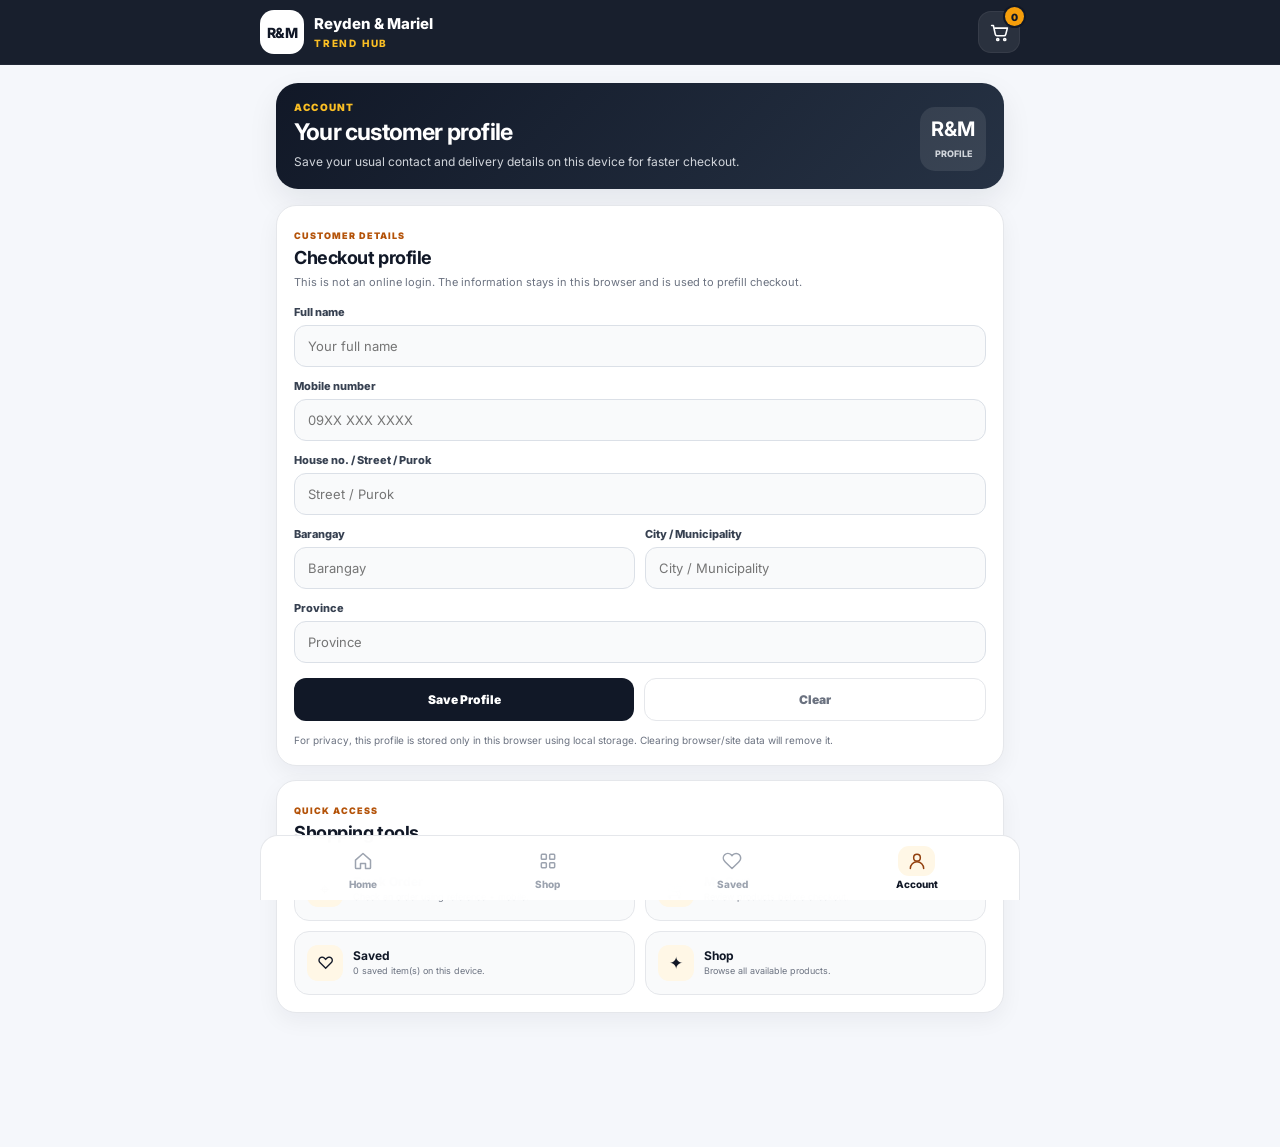
<file: account/index.html>
<!DOCTYPE html>
<html lang="en">
<head>
  <base href="../">
  <meta charset="UTF-8" />
  <meta name="viewport" content="width=device-width, initial-scale=1.0, viewport-fit=cover" />
  <meta name="theme-color" content="#111827" />
  <title>Account • Reyden & Mariel Trend Hub</title>
  <link rel="preconnect" href="https://fonts.googleapis.com"><link rel="preconnect" href="https://fonts.gstatic.com" crossorigin><link href="https://fonts.googleapis.com/css2?family=Inter:wght@400;500;600;700;800&display=swap" rel="stylesheet">
  <link rel="stylesheet" href="css/style.css?v=24" /><link rel="stylesheet" href="css/customer-pages-v24.css?v=24" />
</head>
<body class="customer-page" data-customer-page="account">
  <div class="app-shell">
    <header class="topbar"><div class="brand-wrap"><div class="brand-mark">R&amp;M</div><div class="brand-copy"><h1>Reyden &amp; Mariel</h1><p>TREND HUB</p></div></div><button class="icon-button" data-cart-route type="button" aria-label="Shopping cart"><svg viewBox="0 0 24 24"><path d="M3 4h2l2.2 10.2a2 2 0 0 0 2 1.6h7.9a2 2 0 0 0 2-1.5L21 7H7"/><circle cx="10" cy="20" r="1.2"/><circle cx="18" cy="20" r="1.2"/></svg><span class="cart-badge">0</span></button></header>
    <main class="customer-page-main">
      <section class="customer-page-hero"><div><span>Account</span><h2>Your customer profile</h2><p>Save your usual contact and delivery details on this device for faster checkout.</p></div><div class="customer-page-count"><strong>R&amp;M</strong><small>profile</small></div></section>
      <form id="profileForm" class="account-card">
        <div class="account-card-heading"><span>Customer details</span><h3>Checkout profile</h3><p>This is not an online login. The information stays in this browser and is used to prefill checkout.</p></div>
        <label class="account-field"><span>Full name</span><input name="fullName" autocomplete="name" placeholder="Your full name" /></label>
        <label class="account-field"><span>Mobile number</span><input name="mobileNumber" type="tel" inputmode="tel" autocomplete="tel" placeholder="09XX XXX XXXX" /></label>
        <label class="account-field"><span>House no. / Street / Purok</span><input name="street" autocomplete="address-line1" placeholder="Street / Purok" /></label>
        <div class="account-grid"><label class="account-field"><span>Barangay</span><input name="barangay" autocomplete="address-line2" placeholder="Barangay" /></label><label class="account-field"><span>City / Municipality</span><input name="city" autocomplete="address-level2" placeholder="City / Municipality" /></label></div>
        <label class="account-field"><span>Province</span><input name="province" autocomplete="address-level1" placeholder="Province" /></label>
        <div class="account-actions"><button class="account-save" type="submit">Save Profile</button><button class="account-clear" id="clearProfileButton" type="button">Clear</button></div>
        <p class="account-device-note">For privacy, this profile is stored only in this browser using local storage. Clearing browser/site data will remove it.</p>
      </form>
      <section class="account-card"><div class="account-card-heading"><span>Quick access</span><h3>Shopping tools</h3></div><div class="account-quick-links">
        <a class="account-quick-link" href="track/"><span class="account-quick-icon">⌖</span><span><b>Track Order</b><small>Check an order using reference + mobile.</small></span></a>
        <a class="account-quick-link" href="cart/"><span class="account-quick-icon">🛒</span><span><b>My Cart</b><small>Review products before checkout.</small></span></a>
        <a class="account-quick-link" href="saved/"><span class="account-quick-icon">♡</span><span><b>Saved</b><small><span data-saved-count>0</span> saved item(s) on this device.</small></span></a>
        <a class="account-quick-link" href="shop/"><span class="account-quick-icon">✦</span><span><b>Shop</b><small>Browse all available products.</small></span></a>
      </div></section>
    </main>
    <nav class="bottom-nav" aria-label="Main navigation">
      <a class="nav-item" href="index.html" aria-label="Home"><span class="nav-icon-wrap"><svg viewBox="0 0 24 24"><path d="m3 11 9-8 9 8v9a1 1 0 0 1-1 1h-5v-6H9v6H4a1 1 0 0 1-1-1z"/></svg></span><small>Home</small></a>
      <a class="nav-item" href="shop/" aria-label="Shop"><span class="nav-icon-wrap"><svg viewBox="0 0 24 24"><rect x="4" y="4" width="6" height="6" rx="1"/><rect x="14" y="4" width="6" height="6" rx="1"/><rect x="4" y="14" width="6" height="6" rx="1"/><rect x="14" y="14" width="6" height="6" rx="1"/></svg></span><small>Shop</small></a>
      <a class="nav-item" href="saved/" aria-label="Saved"><span class="nav-icon-wrap"><svg viewBox="0 0 24 24"><path d="M20.8 4.6a5.5 5.5 0 0 0-7.8 0L12 5.6l-1-1a5.5 5.5 0 0 0-7.8 7.8l1 1L12 21l7.8-7.6 1-1a5.5 5.5 0 0 0 0-7.8z"/></svg></span><small>Saved</small></a>
      <a class="nav-item active" href="account/" aria-label="Account"><span class="nav-icon-wrap"><svg viewBox="0 0 24 24"><circle cx="12" cy="8" r="4"/><path d="M4 21a8 8 0 0 1 16 0"/></svg></span><small>Account</small></a>
    </nav>
  </div>
  <div id="customerToast" class="customer-page-toast" role="status" aria-live="polite"></div>
  <script src="js/products.js?v=24"></script><script src="js/customer-pages-v24.js?v=24"></script>
</body>
</html>
</file>
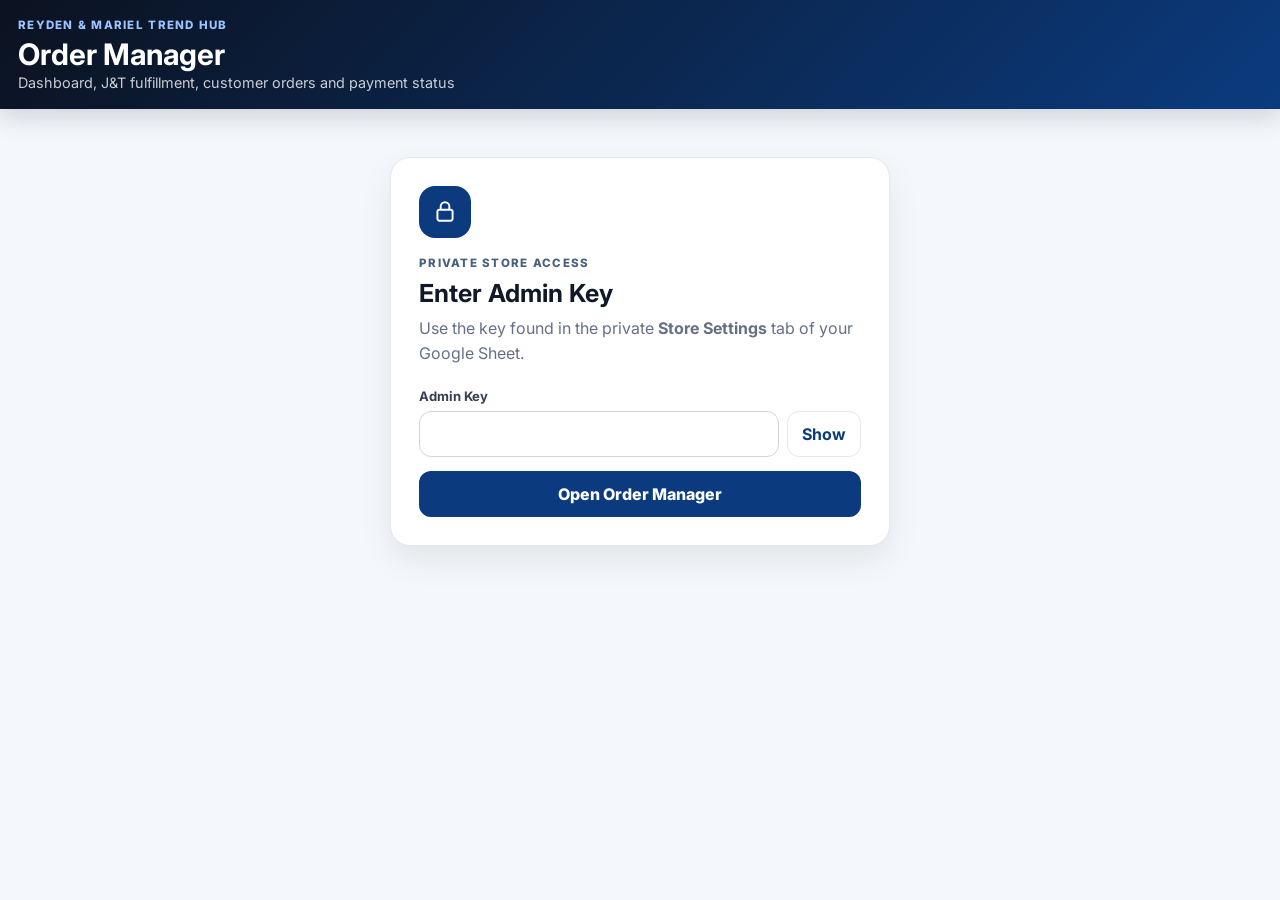
<file: admin/index.html>
<!DOCTYPE html>
<html lang="en">
<head>
  <meta charset="UTF-8" />
  <meta name="viewport" content="width=device-width, initial-scale=1.0, viewport-fit=cover" />
  <meta name="theme-color" content="#111827" />
  <meta name="robots" content="noindex,nofollow,noarchive" />
  <base href="../" />
  <title>Order Manager • Reyden & Mariel Trend Hub</title>
  <link rel="preconnect" href="https://fonts.googleapis.com">
  <link rel="preconnect" href="https://fonts.gstatic.com" crossorigin>
  <link href="https://fonts.googleapis.com/css2?family=Inter:wght@400;500;600;700;800&display=swap" rel="stylesheet">
  <link rel="stylesheet" href="css/admin.css?v=20" />
</head>
<body>
  <div class="admin-shell">
    <header class="admin-header">
      <div>
        <span class="eyebrow">REYDEN & MARIEL TREND HUB</span>
        <h1>Order Manager</h1>
        <p>Dashboard, J&T fulfillment, customer orders and payment status</p>
      </div>
      <button id="logoutButton" class="header-action" type="button" hidden>Lock</button>
    </header>

    <main class="admin-main">
      <section id="loginPanel" class="login-card">
        <div class="lock-icon" aria-hidden="true">
          <svg viewBox="0 0 24 24"><rect x="5" y="10" width="14" height="10" rx="2"/><path d="M8 10V7a4 4 0 0 1 8 0v3"/></svg>
        </div>
        <span class="eyebrow">PRIVATE STORE ACCESS</span>
        <h2>Enter Admin Key</h2>
        <p>Use the key found in the private <strong>Store Settings</strong> tab of your Google Sheet.</p>
        <form id="loginForm" class="login-form">
          <label for="adminKey">Admin Key</label>
          <div class="password-row">
            <input id="adminKey" name="adminKey" type="password" autocomplete="off" spellcheck="false" required />
            <button id="toggleKeyButton" type="button" class="text-control">Show</button>
          </div>
          <button id="loginButton" class="primary-button" type="submit">Open Order Manager</button>
        </form>
        <div id="setupNotice" class="notice" hidden></div>
      </section>

      <section id="dashboard" hidden>
        <section class="dashboard-hero">
          <div>
            <span class="eyebrow">STORE OVERVIEW</span>
            <h2>Dashboard</h2>
            <p id="dashboardUpdated">Loading store totals…</p>
          </div>
          <button id="refreshButton" class="secondary-button" type="button">Refresh</button>
        </section>

        <section class="stats-grid" aria-label="Order dashboard summary">
          <article class="stat-card">
            <span class="stat-icon" aria-hidden="true">#</span>
            <div><small>Total Orders</small><strong id="totalOrdersCount">0</strong><p>All recorded orders</p></div>
          </article>
          <article class="stat-card">
            <span class="stat-icon" aria-hidden="true">●</span>
            <div><small>Received</small><strong id="receivedCount">0</strong><p>Waiting for confirmation</p></div>
          </article>
          <article class="stat-card">
            <span class="stat-icon" aria-hidden="true">◷</span>
            <div><small>Preparing</small><strong id="preparingCount">0</strong><p>Currently being prepared</p></div>
          </article>
          <article class="stat-card">
            <span class="stat-icon" aria-hidden="true">✓</span>
            <div><small>Completed</small><strong id="completedCount">0</strong><p>Successfully fulfilled</p></div>
          </article>
          <article class="stat-card">
            <span class="stat-icon" aria-hidden="true">×</span>
            <div><small>Cancelled</small><strong id="cancelledCount">0</strong><p>Cancelled orders</p></div>
          </article>
          <article class="stat-card sales-card">
            <span class="stat-icon" aria-hidden="true">₱</span>
            <div><small>Total Sales</small><strong id="totalSalesValue">₱0</strong><p>Completed-order value</p></div>
          </article>
        </section>

        <section class="toolbar-card">
          <div class="toolbar-top">
            <div>
              <span class="eyebrow">LIVE ORDERS</span>
              <h2>Orders</h2>
              <p id="resultSummary">Showing latest orders</p>
            </div>
          </div>

          <div class="filter-grid">
            <label class="filter-field">
              <span>Search</span>
              <input id="searchInput" type="search" placeholder="Reference, customer, mobile, item, J&T tracking…" />
            </label>
            <label class="filter-field">
              <span>Status</span>
              <select id="statusFilter">
                <option value="ALL">All statuses</option>
                <option value="RECEIVED">Received</option>
                <option value="CONFIRMED">Confirmed</option>
                <option value="PREPARING">Preparing</option>
                <option value="READY">Ready</option>
                <option value="OUT_FOR_DELIVERY">Out for Delivery</option>
                <option value="COMPLETED">Completed</option>
                <option value="CANCELLED">Cancelled</option>
              </select>
            </label>
          </div>
        </section>

        <div id="loadingState" class="state-card" hidden>
          <div class="spinner" aria-hidden="true"></div>
          <strong>Loading orders…</strong>
        </div>

        <div id="emptyState" class="state-card" hidden>
          <strong>No matching orders</strong>
          <p>Try another filter or wait for a new customer order.</p>
        </div>

        <section id="ordersList" class="orders-list" aria-live="polite"></section>
      </section>
    </main>
  </div>

  <div id="toast" class="toast" role="status" aria-live="polite"></div>

  <script src="js/store-config.js"></script>
  <script src="js/admin.js?v=20"></script>
</body>
</html>
</file>
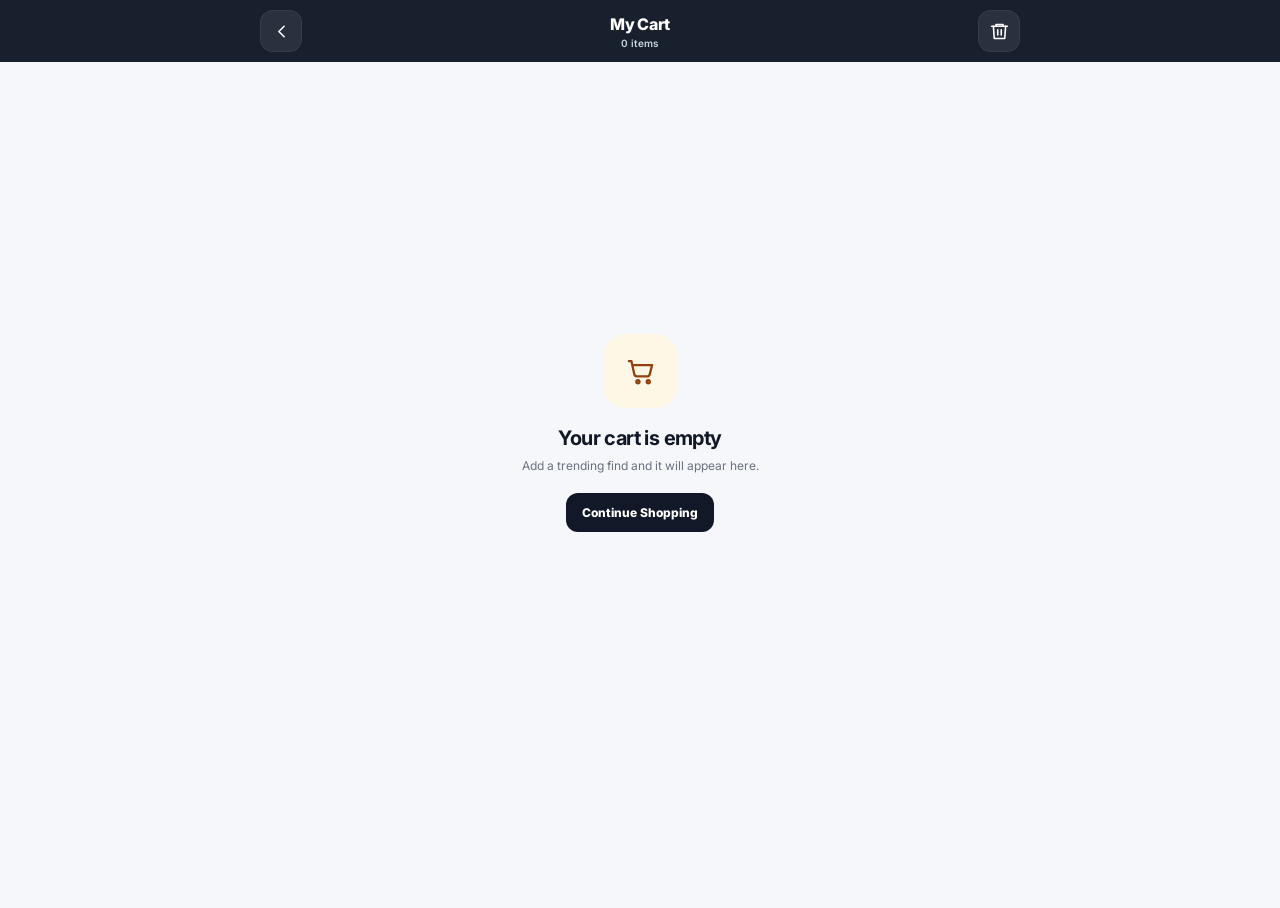
<file: cart/index.html>
<!DOCTYPE html>
<html lang="en">
<head>
  <base href="../">
  <meta charset="UTF-8" />
  <meta name="viewport" content="width=device-width, initial-scale=1.0, viewport-fit=cover" />
  <meta name="theme-color" content="#111827" />
  <title>My Cart • Reyden & Mariel Trend Hub</title>
  <link rel="preconnect" href="https://fonts.googleapis.com">
  <link rel="preconnect" href="https://fonts.gstatic.com" crossorigin>
  <link href="https://fonts.googleapis.com/css2?family=Inter:wght@400;500;600;700;800&display=swap" rel="stylesheet">
  <link rel="stylesheet" href="css/cart.css?v=22" />
</head>
<body>
  <div class="page-shell">
    <header class="cart-header">
      <button class="header-icon" id="backButton" type="button" aria-label="Back">
        <svg viewBox="0 0 24 24" aria-hidden="true">
          <path d="M15 18l-6-6 6-6"/>
        </svg>
      </button>

      <div class="header-title">
        <h1>My Cart</h1>
        <p id="cartCountLabel">0 items</p>
      </div>

      <button class="header-icon" id="clearCartButton" type="button" aria-label="Clear cart">
        <svg viewBox="0 0 24 24" aria-hidden="true">
          <path d="M3 6h18"/>
          <path d="M8 6V4h8v2"/>
          <path d="M19 6l-1 14H6L5 6"/>
          <path d="M10 10v6M14 10v6"/>
        </svg>
      </button>
    </header>

    <main class="cart-main">
      <section id="cartContent">
        <div id="cartItems" class="cart-items"></div>

        <section id="orderSummary" class="summary-card">
          <div class="summary-heading">
            <div>
              <span class="eyebrow">ORDER SUMMARY</span>
              <h2>Cart total</h2>
            </div>
          </div>

          <div class="summary-row">
            <span>Subtotal</span>
            <strong id="subtotalValue">₱0</strong>
          </div>

          <div class="summary-row muted">
            <span>Delivery fee</span>
            <span>Calculated at checkout</span>
          </div>

          <div class="summary-row total">
            <span>Estimated total</span>
            <strong id="totalValue">₱0</strong>
          </div>

          <div id="preorderNotice" class="preorder-notice" hidden>
            <div class="notice-icon">!</div>
            <div>
              <strong>Pre-order item included</strong>
              <p>Availability and fulfillment schedule will be confirmed before final payment.</p>
            </div>
          </div>
        </section>
      </section>

      <section id="emptyCart" class="empty-cart" hidden>
        <div class="empty-icon">
          <svg viewBox="0 0 24 24" aria-hidden="true">
            <path d="M3 4h2l2.2 10.2a2 2 0 0 0 2 1.6h7.9a2 2 0 0 0 2-1.5L21 7H7"/>
            <circle cx="10" cy="20" r="1.2"/>
            <circle cx="18" cy="20" r="1.2"/>
          </svg>
        </div>
        <h2>Your cart is empty</h2>
        <p>Add a trending find and it will appear here.</p>
        <button id="continueShoppingButton" class="primary-button" type="button">
          Continue Shopping
        </button>
      </section>
    </main>

    <div id="checkoutBar" class="checkout-bar">
      <div class="checkout-total">
        <small>Total</small>
        <strong id="stickyTotal">₱0</strong>
      </div>
      <button id="checkoutButton" class="checkout-button" type="button">
        Proceed to Checkout
        <svg viewBox="0 0 24 24" aria-hidden="true">
          <path d="M9 18l6-6-6-6"/>
        </svg>
      </button>
    </div>
  </div>

  <div id="toast" class="toast" role="status" aria-live="polite"></div>

  <script src="js/products.js"></script>
  <script src="js/cart.js?v=10"></script>
</body>
</html>
</file>
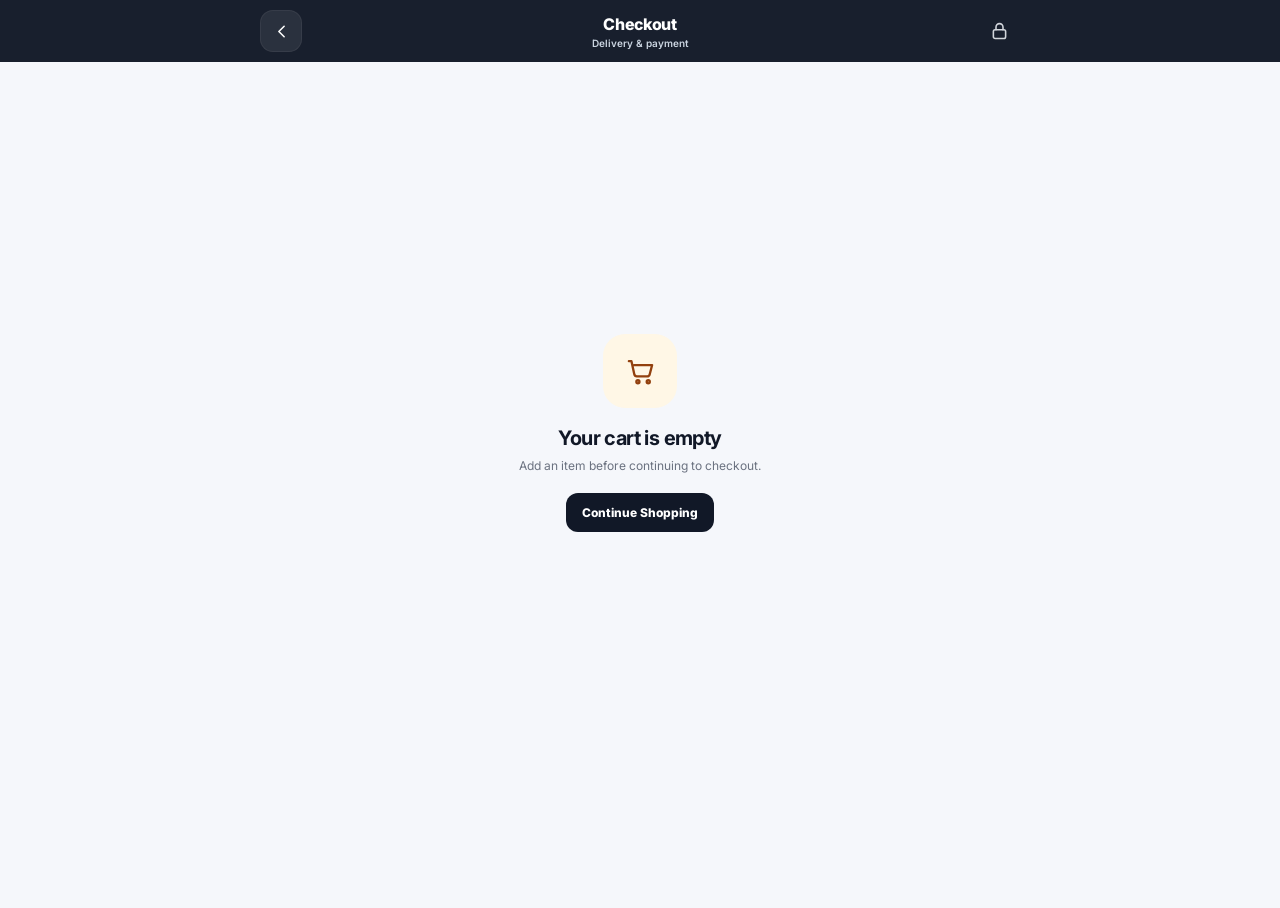
<file: checkout/index.html>
<!DOCTYPE html>
<html lang="en">
<head>
  <base href="../">
  <meta charset="UTF-8" />
  <meta name="viewport" content="width=device-width, initial-scale=1.0, viewport-fit=cover" />
  <meta name="theme-color" content="#111827" />
  <title>Checkout • Reyden & Mariel Trend Hub</title>
  <link rel="preconnect" href="https://fonts.googleapis.com">
  <link rel="preconnect" href="https://fonts.gstatic.com" crossorigin>
  <link href="https://fonts.googleapis.com/css2?family=Inter:wght@400;500;600;700;800&display=swap" rel="stylesheet">
  <link rel="stylesheet" href="css/checkout.css?v=22" />
</head>
<body>
  <div class="page-shell">
    <header class="checkout-header">
      <button class="header-icon" id="backButton" type="button" aria-label="Back to cart">
        <svg viewBox="0 0 24 24" aria-hidden="true"><path d="M15 18l-6-6 6-6"/></svg>
      </button>
      <div class="header-title"><h1>Checkout</h1><p>Delivery & payment</p></div>
      <div class="header-lock" aria-hidden="true">
        <svg viewBox="0 0 24 24"><rect x="5" y="10" width="14" height="10" rx="2"/><path d="M8 10V7a4 4 0 0 1 8 0v3"/></svg>
      </div>
    </header>

    <main class="checkout-main">
      <section id="checkoutContent">
        <div class="progress-row" aria-label="Checkout progress">
          <span class="progress-step done">Cart</span><span class="progress-line"></span>
          <span class="progress-step active">Details</span><span class="progress-line"></span>
          <span class="progress-step">Review</span>
        </div>

        <form id="checkoutForm" novalidate>
          <section class="checkout-card">
            <div class="card-heading">
              <div class="heading-icon"><svg viewBox="0 0 24 24" aria-hidden="true"><circle cx="12" cy="8" r="4"/><path d="M4 21a8 8 0 0 1 16 0"/></svg></div>
              <div><span class="eyebrow">CUSTOMER</span><h2>Contact information</h2></div>
            </div>
            <label class="field"><span>Full name</span><input id="fullName" name="fullName" type="text" autocomplete="name" placeholder="Enter your full name" required /><small class="field-error">Please enter your full name.</small></label>
            <label class="field"><span>Mobile number</span><input id="mobileNumber" name="mobileNumber" type="tel" inputmode="tel" autocomplete="tel" placeholder="09XX XXX XXXX" required /><small class="field-error">Please enter your mobile number.</small></label>
          </section>

          <section class="checkout-card">
            <div class="card-heading">
              <div class="heading-icon"><svg viewBox="0 0 24 24" aria-hidden="true"><path d="M20 10c0 5-8 11-8 11S4 15 4 10a8 8 0 1 1 16 0Z"/><circle cx="12" cy="10" r="2.5"/></svg></div>
              <div><span class="eyebrow">DELIVERY</span><h2>Delivery address</h2></div>
            </div>
            <label class="field"><span>House no. / Street / Purok</span><input id="street" name="street" type="text" autocomplete="address-line1" placeholder="e.g. Purok 2, Rizal Street" required /><small class="field-error">Please enter your street or purok.</small></label>
            <div class="field-grid">
              <label class="field"><span>Barangay</span><input id="barangay" name="barangay" type="text" autocomplete="address-line2" placeholder="Barangay" required /><small class="field-error">Required.</small></label>
              <label class="field"><span>City / Municipality</span><input id="city" name="city" type="text" autocomplete="address-level2" placeholder="City / Municipality" required /><small class="field-error">Required.</small></label>
            </div>
            <label class="field"><span>Province</span><input id="province" name="province" type="text" autocomplete="address-level1" placeholder="Province" required /><small class="field-error">Please enter your province.</small></label>
            <label class="field"><span>Delivery notes <em>Optional</em></span><textarea id="deliveryNotes" name="deliveryNotes" rows="3" placeholder="Landmark, preferred contact instructions, etc."></textarea></label>
          </section>

          <section class="checkout-card" id="paymentCard">
            <div class="card-heading">
              <div class="heading-icon"><svg viewBox="0 0 24 24" aria-hidden="true"><rect x="3" y="5" width="18" height="14" rx="2"/><path d="M3 10h18M16 15h2"/></svg></div>
              <div><span class="eyebrow">PAYMENT</span><h2>Choose payment method</h2></div>
            </div>
            <div id="paymentLoading" class="config-loading">Loading payment options…</div>
            <div id="paymentOptions" class="payment-options" hidden></div>
            <div id="gotymeQrPanel" class="gotyme-qr-panel" hidden>
              <div class="gotyme-qr-copy">
                <span class="gotyme-bank-label">GOTYME BANK • INSTAPAY QR</span>
                <strong id="gotymeAccountName">REYDEN ALBARICO</strong>
                <small id="gotymeAccountHint">Account ending in 4507</small>
                <p id="gotymeInstructions">Scan the QR using a bank or e-wallet that supports InstaPay.</p>
              </div>
              <img src="assets/images/gotyme-instapay-qr.jpg" alt="GoTyme Bank InstaPay QR for Reyden Albarico" class="gotyme-qr-image" />
              <p class="gotyme-security-note">Check the recipient name before sending. Transfer fees may apply.</p>
            </div>
            <div id="paymentError" class="payment-error" hidden>Please choose a payment method.</div>
          </section>

          <section class="checkout-card compact-card">
            <div class="card-heading">
              <div class="heading-icon"><svg viewBox="0 0 24 24" aria-hidden="true"><path d="M3 7h18v10H3z"/><path d="M7 12h4"/></svg></div>
              <div><span class="eyebrow">DELIVERY FEE</span><h2>Automatic total</h2></div>
            </div>
            <div class="info-row"><div><strong>Delivery / shipping fee</strong><span id="deliveryRuleText">Loading store delivery rule…</span></div><b id="deliveryFeeValue">—</b></div>
            <div id="freeDeliveryNotice" class="free-delivery-notice" hidden></div>
          </section>

          <section class="checkout-card">
            <div class="card-heading order-heading"><div><span class="eyebrow">YOUR ORDER</span><h2>Order summary</h2></div><button id="editCartButton" class="text-button" type="button">Edit cart</button></div>
            <div id="orderItems" class="order-items"></div>
            <div class="totals">
              <div class="total-row"><span>Subtotal</span><strong id="subtotalValue">₱0</strong></div>
              <div class="total-row muted"><span>Delivery / shipping fee</span><span id="summaryDeliveryFee">—</span></div>
              <div class="total-row grand-total"><span>Total</span><strong id="totalValue">₱0</strong></div>
            </div>
            <div id="preorderNotice" class="preorder-notice" hidden><div class="notice-icon">!</div><div><strong>Pre-order item included</strong><p>Availability and fulfillment schedule will be confirmed before final payment.</p></div></div>
            <label id="preorderAgreement" class="agreement" hidden><input id="preorderCheckbox" type="checkbox" /><span>I understand that pre-order availability and fulfillment schedule still need confirmation.</span></label>
          </section>
        </form>
      </section>

      <section id="emptyState" class="empty-state" hidden>
        <div class="empty-icon"><svg viewBox="0 0 24 24" aria-hidden="true"><path d="M3 4h2l2.2 10.2a2 2 0 0 0 2 1.6h7.9a2 2 0 0 0 2-1.5L21 7H7"/><circle cx="10" cy="20" r="1.2"/><circle cx="18" cy="20" r="1.2"/></svg></div>
        <h2>Your cart is empty</h2><p>Add an item before continuing to checkout.</p><button id="shopButton" class="primary-button" type="button">Continue Shopping</button>
      </section>
    </main>

    <div id="bottomBar" class="bottom-bar">
      <div class="bar-total"><small>Total</small><strong id="stickyTotal">₱0</strong></div>
      <button id="reviewButton" class="review-button" type="button" disabled>Continue to Review<svg viewBox="0 0 24 24" aria-hidden="true"><path d="M9 18l6-6-6-6"/></svg></button>
    </div>
  </div>
  <div id="toast" class="toast" role="status" aria-live="polite"></div>
  <script src="js/store-config.js"></script>
  <script src="js/checkout.js?v=20"></script>
</body>
</html>
</file>
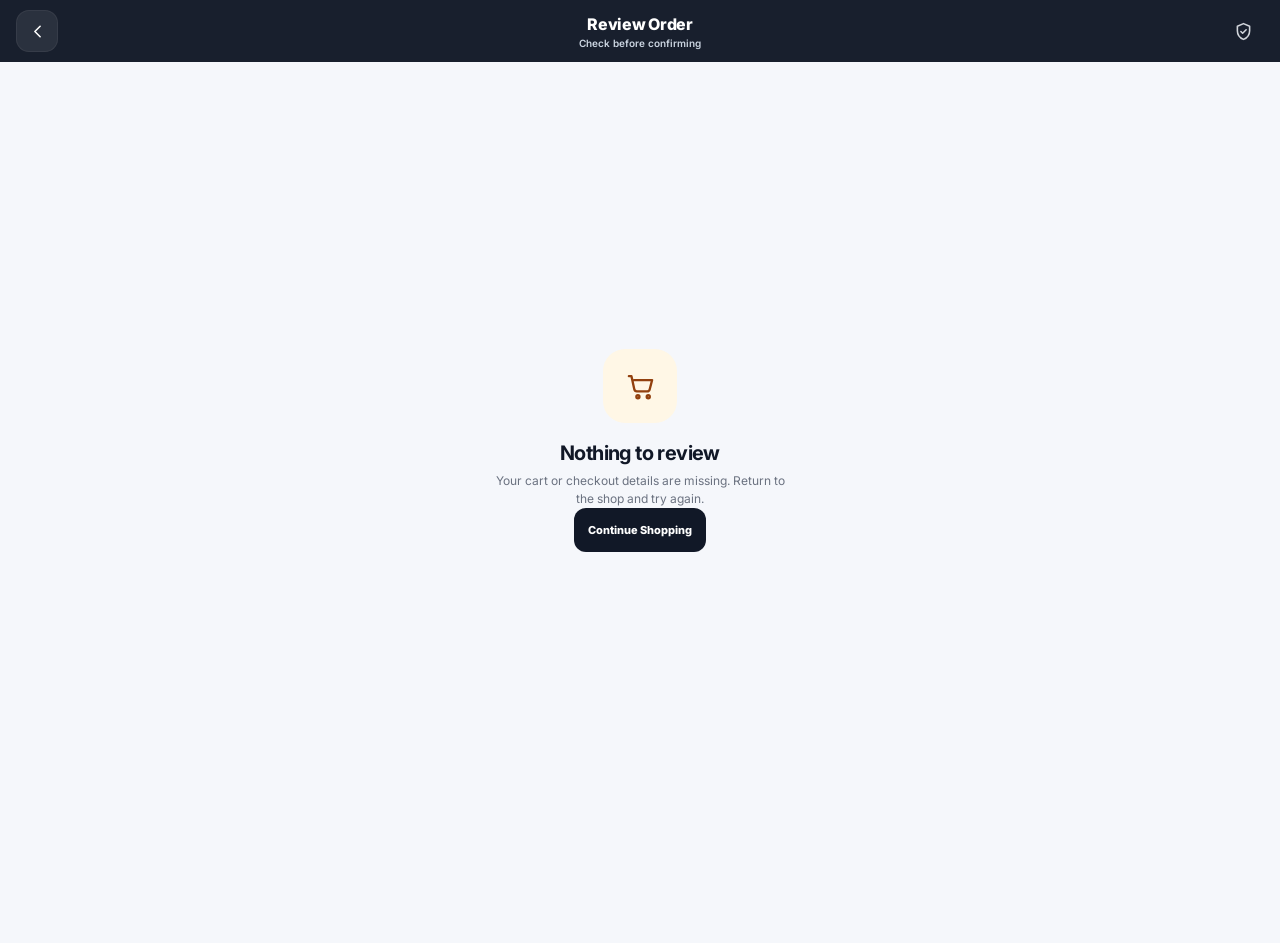
<file: review/index.html>
<!DOCTYPE html>
<html lang="en">
<head>
  <base href="../">
  <meta charset="UTF-8" />
  <meta name="viewport" content="width=device-width, initial-scale=1.0, viewport-fit=cover" />
  <meta name="theme-color" content="#111827" />
  <title>Review Order • Reyden & Mariel Trend Hub</title>
  <link rel="preconnect" href="https://fonts.googleapis.com">
  <link rel="preconnect" href="https://fonts.gstatic.com" crossorigin>
  <link href="https://fonts.googleapis.com/css2?family=Inter:wght@400;500;600;700;800&display=swap" rel="stylesheet">
  <link rel="stylesheet" href="css/review.css?v=20" />
</head>
<body>
  <div class="page-shell">
    <header class="review-header">
      <button class="header-icon" id="backButton" type="button" aria-label="Back to checkout"><svg viewBox="0 0 24 24" aria-hidden="true"><path d="M15 18l-6-6 6-6"/></svg></button>
      <div class="header-title"><h1>Review Order</h1><p>Check before confirming</p></div>
      <div class="header-shield" aria-hidden="true"><svg viewBox="0 0 24 24"><path d="M12 3 5 6v5c0 4.7 2.8 8.2 7 10 4.2-1.8 7-5.3 7-10V6l-7-3Z"/><path d="m9 12 2 2 4-4"/></svg></div>
    </header>

    <main class="review-main">
      <section id="reviewContent">
        <div class="progress-row" aria-label="Checkout progress"><span class="progress-step done">Cart</span><span class="progress-line done"></span><span class="progress-step done">Details</span><span class="progress-line done"></span><span class="progress-step active">Review</span></div>
        <div class="review-grid">
          <section class="review-card">
            <div class="card-heading"><div><span class="eyebrow">CUSTOMER & DELIVERY</span><h2>Order information</h2></div><button id="editDetailsButton" class="text-button" type="button">Edit</button></div>
            <div class="detail-block"><span class="detail-label">Customer</span><strong id="customerName">—</strong><p id="customerMobile">—</p></div>
            <div class="detail-block"><span class="detail-label">Delivery address</span><strong id="deliveryAddress">—</strong><p id="deliveryNotes" hidden></p></div>
          </section>

          <section class="review-card">
            <div class="card-heading"><div><span class="eyebrow">YOUR ORDER</span><h2>Items</h2></div><button id="editCartButton" class="text-button" type="button">Edit cart</button></div>
            <div id="orderItems" class="order-items"></div>
            <div class="totals">
              <div class="total-row"><span>Subtotal</span><strong id="subtotalValue">₱0</strong></div>
              <div class="total-row muted"><span>Delivery / shipping fee</span><span id="summaryDeliveryFee">—</span></div>
              <div class="total-row grand-total"><span>Total</span><strong id="totalValue">₱0</strong></div>
            </div>
            <div id="preorderNotice" class="preorder-notice" hidden><div class="notice-icon">!</div><div><strong>Pre-order item included</strong><p>Availability and fulfillment schedule will still be confirmed before final payment.</p></div></div>
          </section>

          <section class="review-card compact-card">
            <span class="eyebrow">PAYMENT & DELIVERY</span><h2>Checkout selection</h2>
            <div class="info-row"><div><strong>Delivery / shipping fee</strong><span id="deliveryRuleText">Store shipping rule</span></div><b id="reviewDeliveryFee">—</b></div>
            <div class="info-row"><div><strong>Payment method</strong><span id="reviewPaymentDetail">Selected at checkout</span></div><b id="reviewPaymentMethod">—</b></div>
            <div id="reviewGotymeQr" class="review-gotyme-qr" hidden>
              <div>
                <span class="gotyme-bank-label">GOTYME BANK • INSTAPAY QR</span>
                <strong id="reviewGotymeName">REYDEN ALBARICO</strong>
                <small id="reviewGotymeHint">Account ending in 4507</small>
                <p id="reviewGotymeInstructions">Scan the QR using a bank or e-wallet that supports InstaPay.</p>
              </div>
              <img src="assets/images/gotyme-instapay-qr.jpg" alt="GoTyme Bank InstaPay QR for Reyden Albarico" />
              <small class="gotyme-security-note">Check the recipient name before sending. Transfer fees may apply.</small>
            </div>
          </section>

          <div id="connectionNotice" class="final-note"><svg viewBox="0 0 24 24" aria-hidden="true"><circle cx="12" cy="12" r="9"/><path d="M12 11v5M12 8h.01"/></svg><p>Checking online order receiver and checkout settings…</p></div>
        </div>
      </section>

      <section id="missingState" class="empty-state" hidden>
        <div class="empty-icon"><svg viewBox="0 0 24 24" aria-hidden="true"><path d="M3 4h2l2.2 10.2a2 2 0 0 0 2 1.6h7.9a2 2 0 0 0 2-1.5L21 7H7"/><circle cx="10" cy="20" r="1.2"/><circle cx="18" cy="20" r="1.2"/></svg></div>
        <h2>Nothing to review</h2><p>Your cart or checkout details are missing. Return to the shop and try again.</p><button id="shopButton" class="primary-button" type="button">Continue Shopping</button>
      </section>

      <section id="successState" class="success-state" hidden>
        <div class="success-icon"><svg viewBox="0 0 24 24" aria-hidden="true"><path d="M20 6 9 17l-5-5"/></svg></div>
        <span class="success-eyebrow">ORDER RECEIVED</span><h2>Order received!</h2><p>Your order reference is:</p><div id="orderReference" class="order-reference">RM-000000</div>
        <div id="successMessage" class="success-message">Your order was received by Reyden & Mariel Trend Hub. Keep your order reference so you can track the order.</div>
        <div class="success-actions"><button id="copyOrderButton" class="secondary-button" type="button">Copy Order Details</button><button id="continueButton" class="primary-button" type="button">Continue Shopping</button></div>
      </section>
    </main>

    <div id="bottomBar" class="bottom-bar"><div class="bar-total"><small>Total</small><strong id="stickyTotal">₱0</strong></div><button id="confirmButton" class="confirm-button" type="button" disabled><span>Place Order</span><svg viewBox="0 0 24 24" aria-hidden="true"><path d="m9 12 2 2 4-4"/><circle cx="12" cy="12" r="9"/></svg></button></div>
  </div>
  <div id="toast" class="toast" role="status" aria-live="polite"></div>
  <script src="js/store-config.js"></script>
  <script src="js/review.js?v=20"></script>
</body>
</html>
</file>
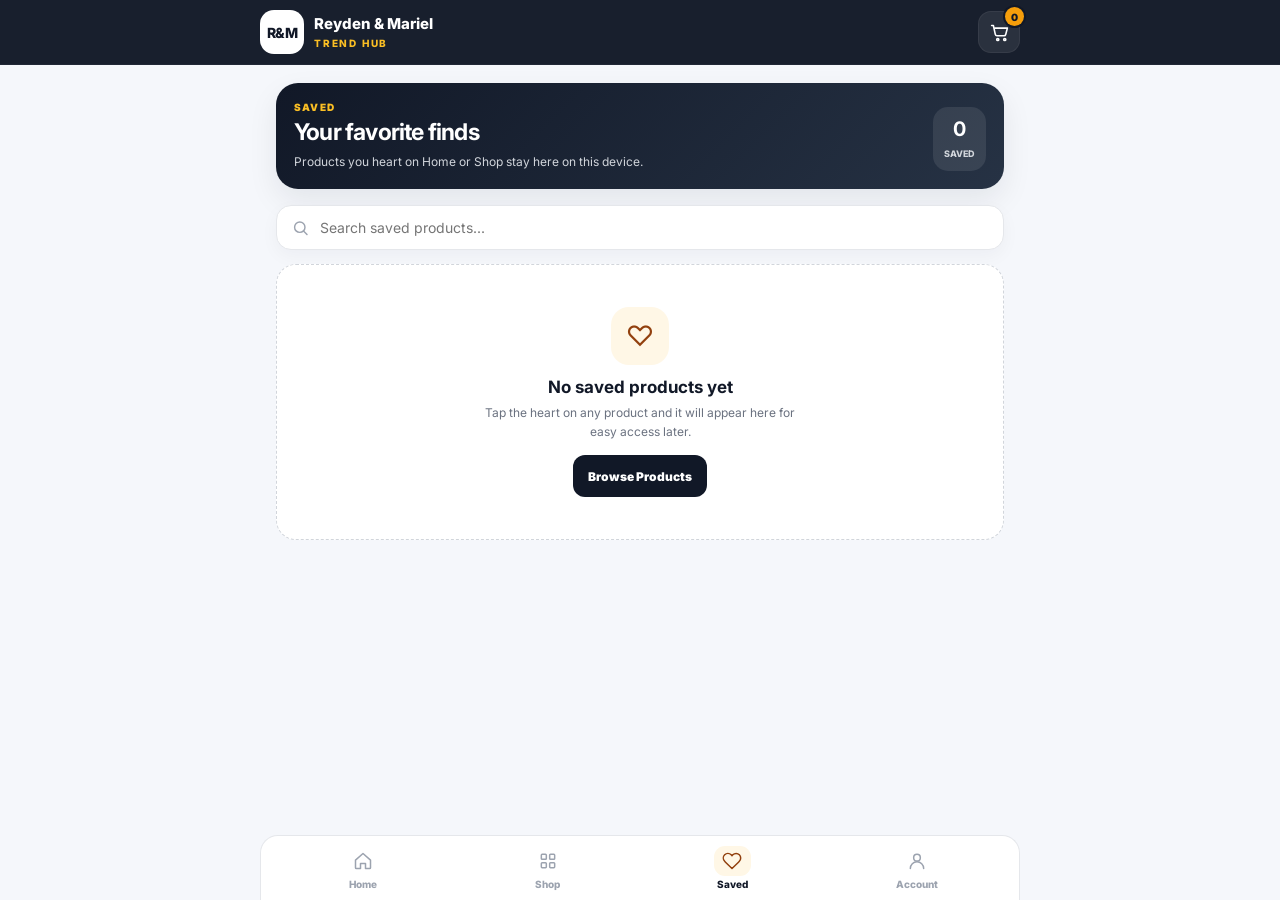
<file: saved/index.html>
<!DOCTYPE html>
<html lang="en">
<head>
  <base href="../">
  <meta charset="UTF-8" />
  <meta name="viewport" content="width=device-width, initial-scale=1.0, viewport-fit=cover" />
  <meta name="theme-color" content="#111827" />
  <title>Saved • Reyden & Mariel Trend Hub</title>
  <link rel="preconnect" href="https://fonts.googleapis.com"><link rel="preconnect" href="https://fonts.gstatic.com" crossorigin><link href="https://fonts.googleapis.com/css2?family=Inter:wght@400;500;600;700;800&display=swap" rel="stylesheet">
  <link rel="stylesheet" href="css/style.css?v=24" /><link rel="stylesheet" href="css/customer-pages-v24.css?v=24" />
</head>
<body class="customer-page" data-customer-page="saved">
  <div class="app-shell">
    <header class="topbar"><div class="brand-wrap"><div class="brand-mark">R&amp;M</div><div class="brand-copy"><h1>Reyden &amp; Mariel</h1><p>TREND HUB</p></div></div><button class="icon-button" data-cart-route type="button" aria-label="Shopping cart"><svg viewBox="0 0 24 24"><path d="M3 4h2l2.2 10.2a2 2 0 0 0 2 1.6h7.9a2 2 0 0 0 2-1.5L21 7H7"/><circle cx="10" cy="20" r="1.2"/><circle cx="18" cy="20" r="1.2"/></svg><span class="cart-badge">0</span></button></header>
    <main class="customer-page-main">
      <section class="customer-page-hero"><div><span>Saved</span><h2>Your favorite finds</h2><p>Products you heart on Home or Shop stay here on this device.</p></div><div class="customer-page-count"><strong data-saved-count>0</strong><small>saved</small></div></section>
      <label class="customer-search"><svg viewBox="0 0 24 24"><circle cx="11" cy="11" r="6.5"/><path d="m16 16 4 4"/></svg><input id="customerSearchInput" type="search" placeholder="Search saved products..." aria-label="Search saved products" /></label>
      <div id="customerProductGrid" class="customer-product-grid"></div>
      <section id="customerEmpty" class="customer-empty" hidden><div class="customer-empty-icon">♡</div><h3>No saved products yet</h3><p>Tap the heart on any product and it will appear here for easy access later.</p><a class="customer-primary-link" href="shop/">Browse Products</a></section>
    </main>
    <nav class="bottom-nav" aria-label="Main navigation">
      <a class="nav-item" href="index.html" aria-label="Home"><span class="nav-icon-wrap"><svg viewBox="0 0 24 24"><path d="m3 11 9-8 9 8v9a1 1 0 0 1-1 1h-5v-6H9v6H4a1 1 0 0 1-1-1z"/></svg></span><small>Home</small></a>
      <a class="nav-item" href="shop/" aria-label="Shop"><span class="nav-icon-wrap"><svg viewBox="0 0 24 24"><rect x="4" y="4" width="6" height="6" rx="1"/><rect x="14" y="4" width="6" height="6" rx="1"/><rect x="4" y="14" width="6" height="6" rx="1"/><rect x="14" y="14" width="6" height="6" rx="1"/></svg></span><small>Shop</small></a>
      <a class="nav-item active" href="saved/" aria-label="Saved"><span class="nav-icon-wrap"><svg viewBox="0 0 24 24"><path d="M20.8 4.6a5.5 5.5 0 0 0-7.8 0L12 5.6l-1-1a5.5 5.5 0 0 0-7.8 7.8l1 1L12 21l7.8-7.6 1-1a5.5 5.5 0 0 0 0-7.8z"/></svg></span><small>Saved</small></a>
      <a class="nav-item" href="account/" aria-label="Account"><span class="nav-icon-wrap"><svg viewBox="0 0 24 24"><circle cx="12" cy="8" r="4"/><path d="M4 21a8 8 0 0 1 16 0"/></svg></span><small>Account</small></a>
    </nav>
  </div>
  <div id="customerToast" class="customer-page-toast" role="status" aria-live="polite"></div>
  <script src="js/products.js?v=24"></script><script src="js/customer-pages-v24.js?v=24"></script>
</body>
</html>
</file>
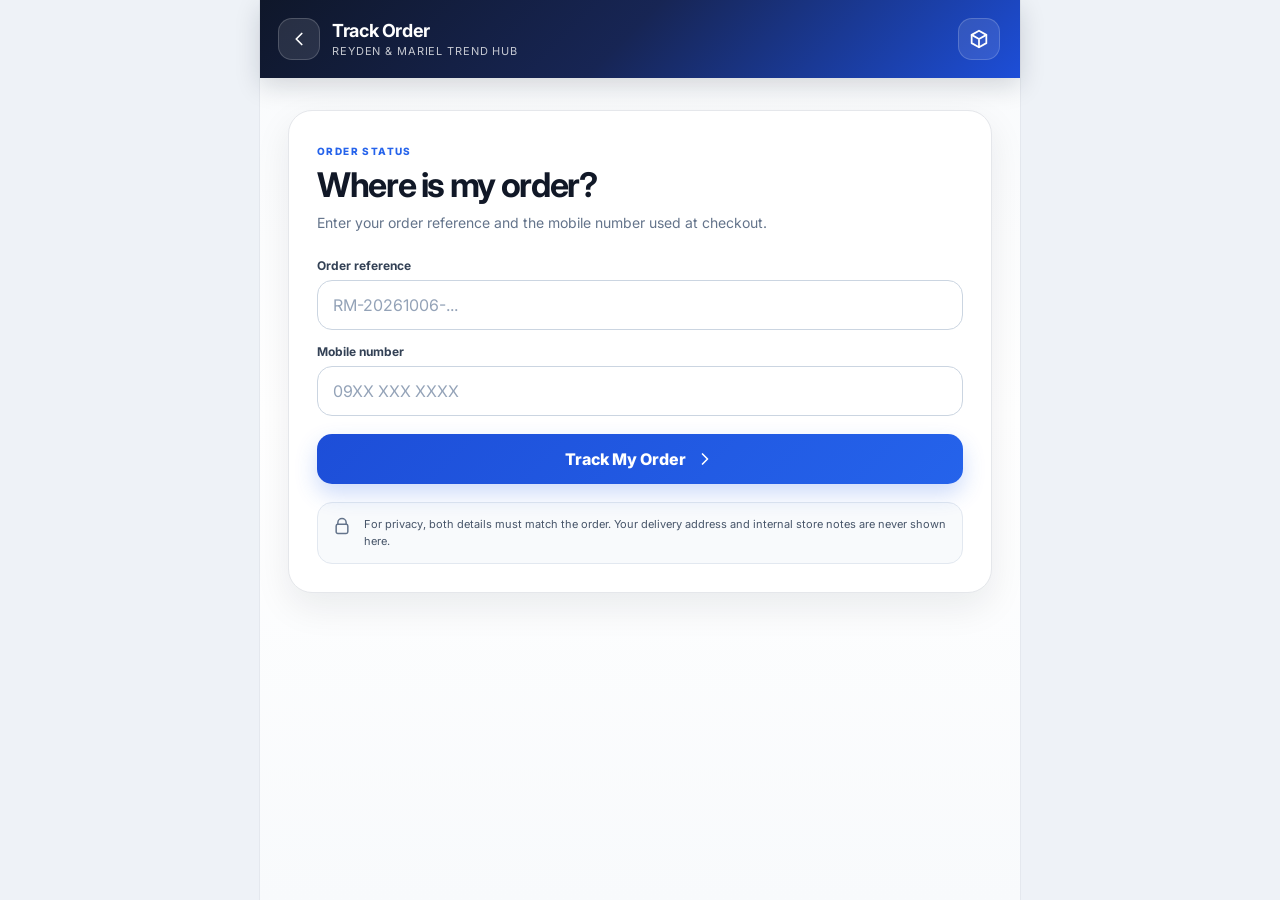
<file: track/index.html>
<!DOCTYPE html>
<html lang="en">
<head>
  <base href="../">
  <meta charset="UTF-8" />
  <meta name="viewport" content="width=device-width, initial-scale=1.0, viewport-fit=cover" />
  <meta name="theme-color" content="#111827" />
  <title>Track Order • Reyden & Mariel Trend Hub</title>
  <link rel="preconnect" href="https://fonts.googleapis.com">
  <link rel="preconnect" href="https://fonts.gstatic.com" crossorigin>
  <link href="https://fonts.googleapis.com/css2?family=Inter:wght@400;500;600;700;800&display=swap" rel="stylesheet">
  <link rel="stylesheet" href="css/track.css?v=20" />
</head>
<body>
  <div class="page-shell">
    <header class="track-header">
      <a class="header-icon" href="index.html" aria-label="Back to store">
        <svg viewBox="0 0 24 24" aria-hidden="true"><path d="M15 18l-6-6 6-6"/></svg>
      </a>
      <div class="header-title">
        <h1>Track Order</h1>
        <p>Reyden &amp; Mariel Trend Hub</p>
      </div>
      <div class="header-package" aria-hidden="true">
        <svg viewBox="0 0 24 24"><path d="M4 7.5 12 3l8 4.5v9L12 21l-8-4.5z"/><path d="m4 7.5 8 4.5 8-4.5M12 12v9"/></svg>
      </div>
    </header>

    <main class="track-main">
      <section class="intro-card">
        <span class="eyebrow">ORDER STATUS</span>
        <h2>Where is my order?</h2>
        <p>Enter your order reference and the mobile number used at checkout.</p>

        <form id="trackForm" class="track-form" novalidate>
          <label class="field">
            <span>Order reference</span>
            <input id="referenceInput" name="reference" type="text" inputmode="text" autocomplete="off" autocapitalize="characters" placeholder="RM-20261006-..." maxlength="80" required />
          </label>

          <label class="field">
            <span>Mobile number</span>
            <input id="mobileInput" name="mobile" type="tel" inputmode="tel" autocomplete="tel" placeholder="09XX XXX XXXX" maxlength="30" required />
          </label>

          <button id="trackButton" class="primary-button" type="submit">
            <span>Track My Order</span>
            <svg viewBox="0 0 24 24" aria-hidden="true"><path d="m9 18 6-6-6-6"/></svg>
          </button>
        </form>

        <div class="privacy-note">
          <svg viewBox="0 0 24 24" aria-hidden="true"><path d="M7 10V8a5 5 0 0 1 10 0v2"/><rect x="5" y="10" width="14" height="11" rx="2"/></svg>
          <p>For privacy, both details must match the order. Your delivery address and internal store notes are never shown here.</p>
        </div>
      </section>

      <section id="resultPanel" class="result-card" hidden>
        <div class="result-head">
          <div>
            <span class="eyebrow">ORDER REFERENCE</span>
            <h2 id="resultReference">—</h2>
            <p id="resultCustomer">—</p>
          </div>
          <span id="statusBadge" class="status-badge">Received</span>
        </div>

        <div id="cancelledNotice" class="cancelled-notice" hidden>
          <strong>This order was cancelled.</strong>
          <p>If you believe this is a mistake, please contact the store and provide your order reference.</p>
        </div>

        <div id="progressWrap" class="progress-wrap">
          <div id="progressSteps" class="progress-steps" aria-label="Order progress"></div>
        </div>

        <div class="update-card">
          <span>Latest update</span>
          <strong id="latestUpdate">—</strong>
          <p id="statusMessage">—</p>
        </div>

        <div class="summary-card">
          <div class="summary-heading">
            <div>
              <span class="eyebrow">ORDER SUMMARY</span>
              <h3>Your order</h3>
            </div>
            <span id="preorderBadge" class="preorder-badge" hidden>PRE-ORDER</span>
          </div>

          <div class="summary-row items-row">
            <span>Items</span>
            <p id="itemsValue">—</p>
          </div>
          <div class="summary-row">
            <span>Subtotal</span>
            <strong id="subtotalValue">—</strong>
          </div>
          <div class="summary-row">
            <span>Delivery fee</span>
            <strong id="deliveryFeeValue">—</strong>
          </div>
          <div class="summary-row">
            <span>Payment</span>
            <strong id="paymentValue">—</strong>
          </div>
          <div id="shippingInfo">
            <div class="summary-row">
              <span>Courier</span>
              <strong id="courierValue">—</strong>
            </div>
            <div class="summary-row">
              <span>J&T tracking no.</span>
              <strong id="trackingValue">Not assigned</strong>
            </div>
            <div class="summary-row">
              <span>Shipment status</span>
              <strong id="shipmentValue">Not booked</strong>
            </div>
            <div class="summary-row">
              <span>Payment status</span>
              <strong id="paymentStatusValue">—</strong>
            </div>
          </div>
          <div class="summary-row total-row">
            <span>Estimated total</span>
            <strong id="totalValue">—</strong>
          </div>
        </div>

        <div class="result-actions">
          <button id="refreshButton" class="secondary-button" type="button">Refresh Status</button>
          <a class="store-button" href="index.html">Back to Store</a>
        </div>
      </section>

      <section id="notFoundPanel" class="state-card" hidden>
        <div class="state-icon">?</div>
        <h2>Order not found</h2>
        <p>Check the order reference and mobile number, then try again. Use the same mobile number you entered during checkout.</p>
      </section>

      <section id="errorPanel" class="state-card error" hidden>
        <div class="state-icon">!</div>
        <h2>Tracking is temporarily unavailable</h2>
        <p id="errorMessage">We couldn't reach the order receiver. Please try again in a moment.</p>
      </section>
    </main>
  </div>

  <div id="toast" class="toast" role="status" aria-live="polite"></div>

  <script src="js/store-config.js"></script>
  <script src="js/track.js?v=20"></script>
</body>
</html>
</file>
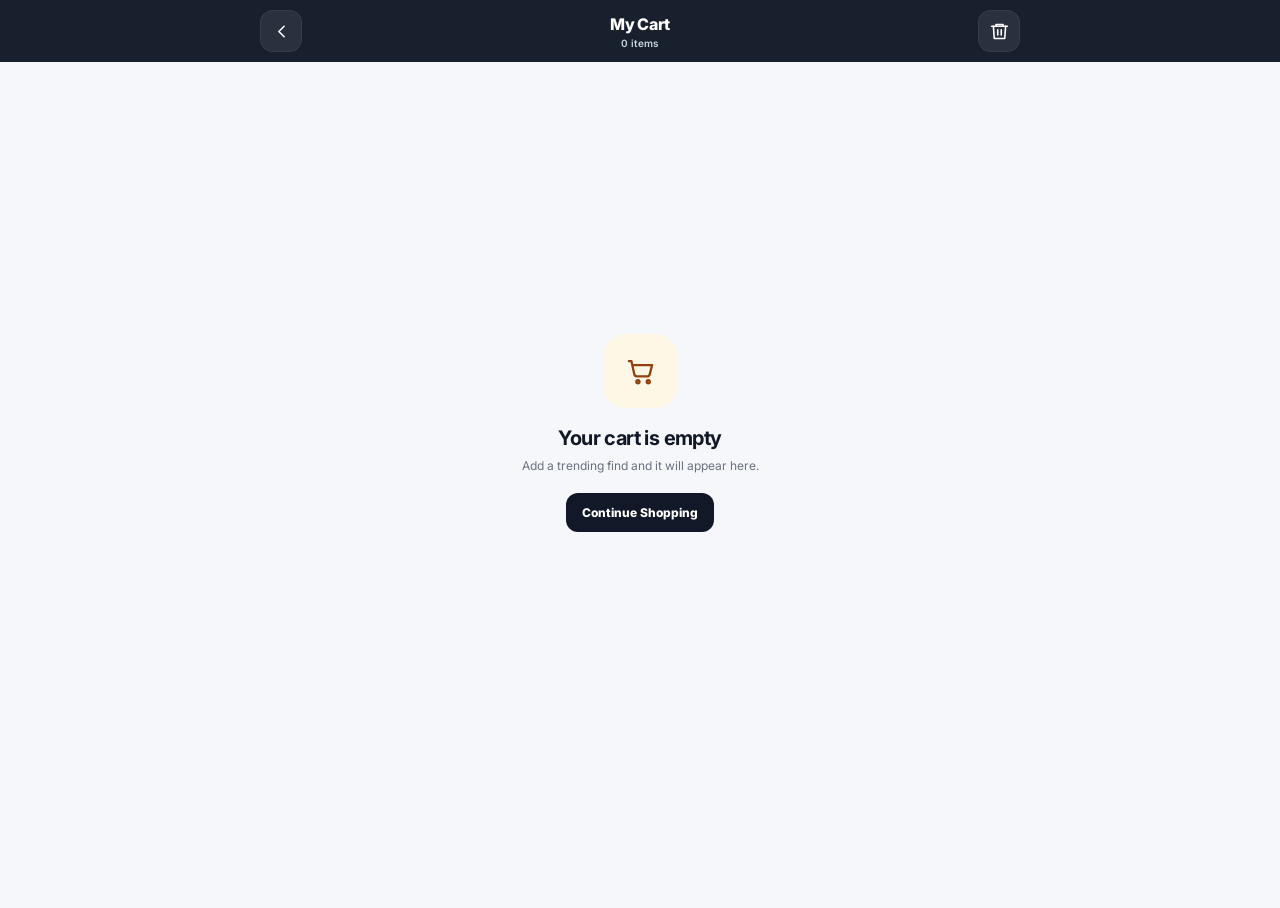
<file: cart.html>
<!DOCTYPE html>
<html lang="en">
<head>
  <meta charset="UTF-8" />
  <meta name="viewport" content="width=device-width, initial-scale=1.0, viewport-fit=cover" />
  <meta name="theme-color" content="#111827" />
  <title>My Cart • Reyden & Mariel Trend Hub</title>
  <link rel="preconnect" href="https://fonts.googleapis.com">
  <link rel="preconnect" href="https://fonts.gstatic.com" crossorigin>
  <link href="https://fonts.googleapis.com/css2?family=Inter:wght@400;500;600;700;800&display=swap" rel="stylesheet">
  <link rel="stylesheet" href="css/cart.css?v=22" />
</head>
<body>
  <div class="page-shell">
    <header class="cart-header">
      <button class="header-icon" id="backButton" type="button" aria-label="Back">
        <svg viewBox="0 0 24 24" aria-hidden="true">
          <path d="M15 18l-6-6 6-6"/>
        </svg>
      </button>

      <div class="header-title">
        <h1>My Cart</h1>
        <p id="cartCountLabel">0 items</p>
      </div>

      <button class="header-icon" id="clearCartButton" type="button" aria-label="Clear cart">
        <svg viewBox="0 0 24 24" aria-hidden="true">
          <path d="M3 6h18"/>
          <path d="M8 6V4h8v2"/>
          <path d="M19 6l-1 14H6L5 6"/>
          <path d="M10 10v6M14 10v6"/>
        </svg>
      </button>
    </header>

    <main class="cart-main">
      <section id="cartContent">
        <div id="cartItems" class="cart-items"></div>

        <section id="orderSummary" class="summary-card">
          <div class="summary-heading">
            <div>
              <span class="eyebrow">ORDER SUMMARY</span>
              <h2>Cart total</h2>
            </div>
          </div>

          <div class="summary-row">
            <span>Subtotal</span>
            <strong id="subtotalValue">₱0</strong>
          </div>

          <div class="summary-row muted">
            <span>Delivery fee</span>
            <span>Calculated at checkout</span>
          </div>

          <div class="summary-row total">
            <span>Estimated total</span>
            <strong id="totalValue">₱0</strong>
          </div>

          <div id="preorderNotice" class="preorder-notice" hidden>
            <div class="notice-icon">!</div>
            <div>
              <strong>Pre-order item included</strong>
              <p>Availability and fulfillment schedule will be confirmed before final payment.</p>
            </div>
          </div>
        </section>
      </section>

      <section id="emptyCart" class="empty-cart" hidden>
        <div class="empty-icon">
          <svg viewBox="0 0 24 24" aria-hidden="true">
            <path d="M3 4h2l2.2 10.2a2 2 0 0 0 2 1.6h7.9a2 2 0 0 0 2-1.5L21 7H7"/>
            <circle cx="10" cy="20" r="1.2"/>
            <circle cx="18" cy="20" r="1.2"/>
          </svg>
        </div>
        <h2>Your cart is empty</h2>
        <p>Add a trending find and it will appear here.</p>
        <button id="continueShoppingButton" class="primary-button" type="button">
          Continue Shopping
        </button>
      </section>
    </main>

    <div id="checkoutBar" class="checkout-bar">
      <div class="checkout-total">
        <small>Total</small>
        <strong id="stickyTotal">₱0</strong>
      </div>
      <button id="checkoutButton" class="checkout-button" type="button">
        Proceed to Checkout
        <svg viewBox="0 0 24 24" aria-hidden="true">
          <path d="M9 18l6-6-6-6"/>
        </svg>
      </button>
    </div>
  </div>

  <div id="toast" class="toast" role="status" aria-live="polite"></div>

  <script src="js/products.js"></script>
  <script src="js/cart.js?v=10"></script>
</body>
</html>
</file>
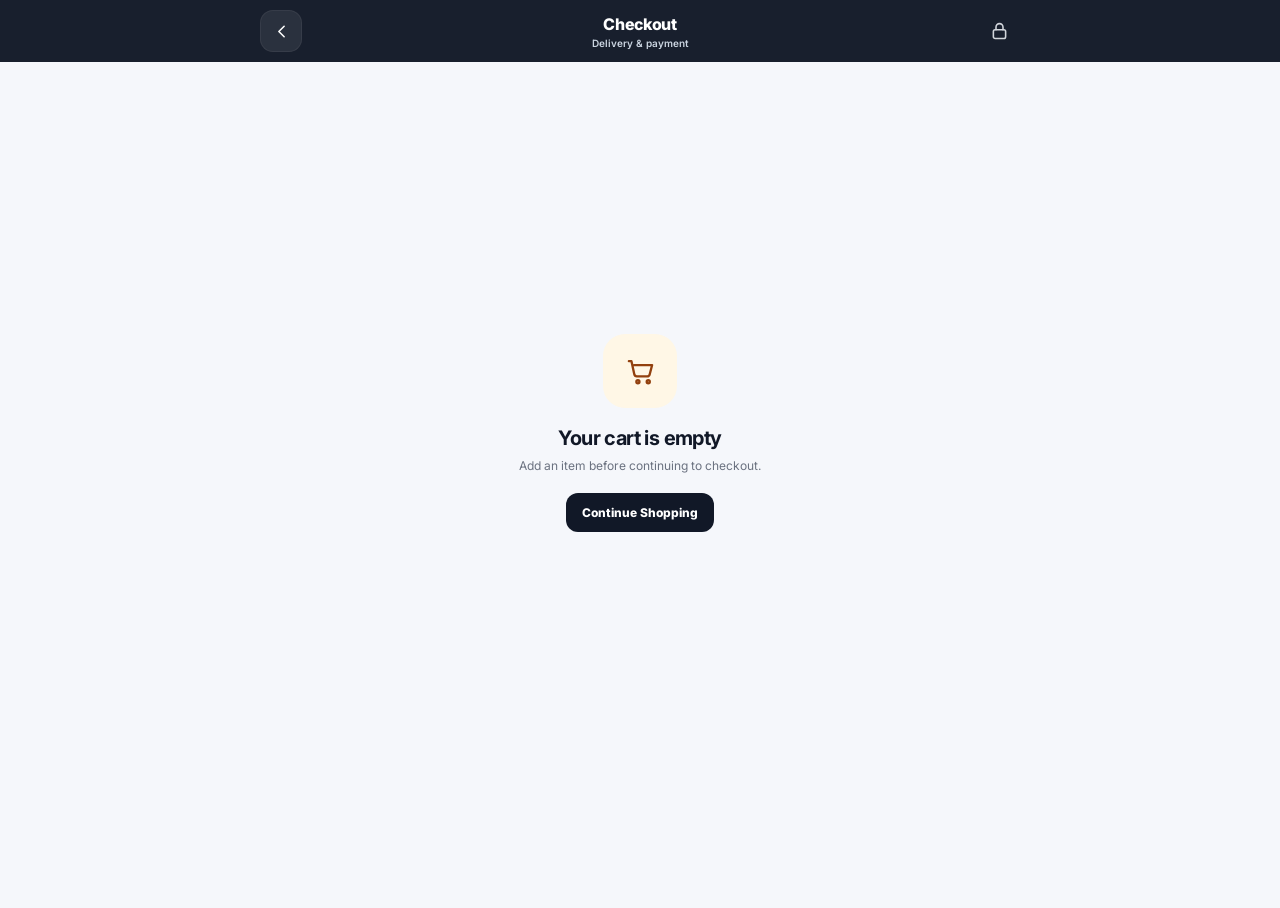
<file: checkout.html>
<!DOCTYPE html>
<html lang="en">
<head>
  <meta charset="UTF-8" />
  <meta name="viewport" content="width=device-width, initial-scale=1.0, viewport-fit=cover" />
  <meta name="theme-color" content="#111827" />
  <title>Checkout • Reyden & Mariel Trend Hub</title>
  <link rel="preconnect" href="https://fonts.googleapis.com">
  <link rel="preconnect" href="https://fonts.gstatic.com" crossorigin>
  <link href="https://fonts.googleapis.com/css2?family=Inter:wght@400;500;600;700;800&display=swap" rel="stylesheet">
  <link rel="stylesheet" href="css/checkout.css?v=22" />
</head>
<body>
  <div class="page-shell">
    <header class="checkout-header">
      <button class="header-icon" id="backButton" type="button" aria-label="Back to cart">
        <svg viewBox="0 0 24 24" aria-hidden="true"><path d="M15 18l-6-6 6-6"/></svg>
      </button>
      <div class="header-title"><h1>Checkout</h1><p>Delivery & payment</p></div>
      <div class="header-lock" aria-hidden="true">
        <svg viewBox="0 0 24 24"><rect x="5" y="10" width="14" height="10" rx="2"/><path d="M8 10V7a4 4 0 0 1 8 0v3"/></svg>
      </div>
    </header>

    <main class="checkout-main">
      <section id="checkoutContent">
        <div class="progress-row" aria-label="Checkout progress">
          <span class="progress-step done">Cart</span><span class="progress-line"></span>
          <span class="progress-step active">Details</span><span class="progress-line"></span>
          <span class="progress-step">Review</span>
        </div>

        <form id="checkoutForm" novalidate>
          <section class="checkout-card">
            <div class="card-heading">
              <div class="heading-icon"><svg viewBox="0 0 24 24" aria-hidden="true"><circle cx="12" cy="8" r="4"/><path d="M4 21a8 8 0 0 1 16 0"/></svg></div>
              <div><span class="eyebrow">CUSTOMER</span><h2>Contact information</h2></div>
            </div>
            <label class="field"><span>Full name</span><input id="fullName" name="fullName" type="text" autocomplete="name" placeholder="Enter your full name" required /><small class="field-error">Please enter your full name.</small></label>
            <label class="field"><span>Mobile number</span><input id="mobileNumber" name="mobileNumber" type="tel" inputmode="tel" autocomplete="tel" placeholder="09XX XXX XXXX" required /><small class="field-error">Please enter your mobile number.</small></label>
          </section>

          <section class="checkout-card">
            <div class="card-heading">
              <div class="heading-icon"><svg viewBox="0 0 24 24" aria-hidden="true"><path d="M20 10c0 5-8 11-8 11S4 15 4 10a8 8 0 1 1 16 0Z"/><circle cx="12" cy="10" r="2.5"/></svg></div>
              <div><span class="eyebrow">DELIVERY</span><h2>Delivery address</h2></div>
            </div>
            <label class="field"><span>House no. / Street / Purok</span><input id="street" name="street" type="text" autocomplete="address-line1" placeholder="e.g. Purok 2, Rizal Street" required /><small class="field-error">Please enter your street or purok.</small></label>
            <div class="field-grid">
              <label class="field"><span>Barangay</span><input id="barangay" name="barangay" type="text" autocomplete="address-line2" placeholder="Barangay" required /><small class="field-error">Required.</small></label>
              <label class="field"><span>City / Municipality</span><input id="city" name="city" type="text" autocomplete="address-level2" placeholder="City / Municipality" required /><small class="field-error">Required.</small></label>
            </div>
            <label class="field"><span>Province</span><input id="province" name="province" type="text" autocomplete="address-level1" placeholder="Province" required /><small class="field-error">Please enter your province.</small></label>
            <label class="field"><span>Delivery notes <em>Optional</em></span><textarea id="deliveryNotes" name="deliveryNotes" rows="3" placeholder="Landmark, preferred contact instructions, etc."></textarea></label>
          </section>

          <section class="checkout-card" id="paymentCard">
            <div class="card-heading">
              <div class="heading-icon"><svg viewBox="0 0 24 24" aria-hidden="true"><rect x="3" y="5" width="18" height="14" rx="2"/><path d="M3 10h18M16 15h2"/></svg></div>
              <div><span class="eyebrow">PAYMENT</span><h2>Choose payment method</h2></div>
            </div>
            <div id="paymentLoading" class="config-loading">Loading payment options…</div>
            <div id="paymentOptions" class="payment-options" hidden></div>
            <div id="gotymeQrPanel" class="gotyme-qr-panel" hidden>
              <div class="gotyme-qr-copy">
                <span class="gotyme-bank-label">GOTYME BANK • INSTAPAY QR</span>
                <strong id="gotymeAccountName">REYDEN ALBARICO</strong>
                <small id="gotymeAccountHint">Account ending in 4507</small>
                <p id="gotymeInstructions">Scan the QR using a bank or e-wallet that supports InstaPay.</p>
              </div>
              <img src="assets/images/gotyme-instapay-qr.jpg" alt="GoTyme Bank InstaPay QR for Reyden Albarico" class="gotyme-qr-image" />
              <p class="gotyme-security-note">Check the recipient name before sending. Transfer fees may apply.</p>
            </div>
            <div id="paymentError" class="payment-error" hidden>Please choose a payment method.</div>
          </section>

          <section class="checkout-card compact-card">
            <div class="card-heading">
              <div class="heading-icon"><svg viewBox="0 0 24 24" aria-hidden="true"><path d="M3 7h18v10H3z"/><path d="M7 12h4"/></svg></div>
              <div><span class="eyebrow">DELIVERY FEE</span><h2>Automatic total</h2></div>
            </div>
            <div class="info-row"><div><strong>Delivery / shipping fee</strong><span id="deliveryRuleText">Loading store delivery rule…</span></div><b id="deliveryFeeValue">—</b></div>
            <div id="freeDeliveryNotice" class="free-delivery-notice" hidden></div>
          </section>

          <section class="checkout-card">
            <div class="card-heading order-heading"><div><span class="eyebrow">YOUR ORDER</span><h2>Order summary</h2></div><button id="editCartButton" class="text-button" type="button">Edit cart</button></div>
            <div id="orderItems" class="order-items"></div>
            <div class="totals">
              <div class="total-row"><span>Subtotal</span><strong id="subtotalValue">₱0</strong></div>
              <div class="total-row muted"><span>Delivery / shipping fee</span><span id="summaryDeliveryFee">—</span></div>
              <div class="total-row grand-total"><span>Total</span><strong id="totalValue">₱0</strong></div>
            </div>
            <div id="preorderNotice" class="preorder-notice" hidden><div class="notice-icon">!</div><div><strong>Pre-order item included</strong><p>Availability and fulfillment schedule will be confirmed before final payment.</p></div></div>
            <label id="preorderAgreement" class="agreement" hidden><input id="preorderCheckbox" type="checkbox" /><span>I understand that pre-order availability and fulfillment schedule still need confirmation.</span></label>
          </section>
        </form>
      </section>

      <section id="emptyState" class="empty-state" hidden>
        <div class="empty-icon"><svg viewBox="0 0 24 24" aria-hidden="true"><path d="M3 4h2l2.2 10.2a2 2 0 0 0 2 1.6h7.9a2 2 0 0 0 2-1.5L21 7H7"/><circle cx="10" cy="20" r="1.2"/><circle cx="18" cy="20" r="1.2"/></svg></div>
        <h2>Your cart is empty</h2><p>Add an item before continuing to checkout.</p><button id="shopButton" class="primary-button" type="button">Continue Shopping</button>
      </section>
    </main>

    <div id="bottomBar" class="bottom-bar">
      <div class="bar-total"><small>Total</small><strong id="stickyTotal">₱0</strong></div>
      <button id="reviewButton" class="review-button" type="button" disabled>Continue to Review<svg viewBox="0 0 24 24" aria-hidden="true"><path d="M9 18l6-6-6-6"/></svg></button>
    </div>
  </div>
  <div id="toast" class="toast" role="status" aria-live="polite"></div>
  <script src="js/store-config.js"></script>
  <script src="js/checkout.js?v=20"></script>
</body>
</html>
</file>
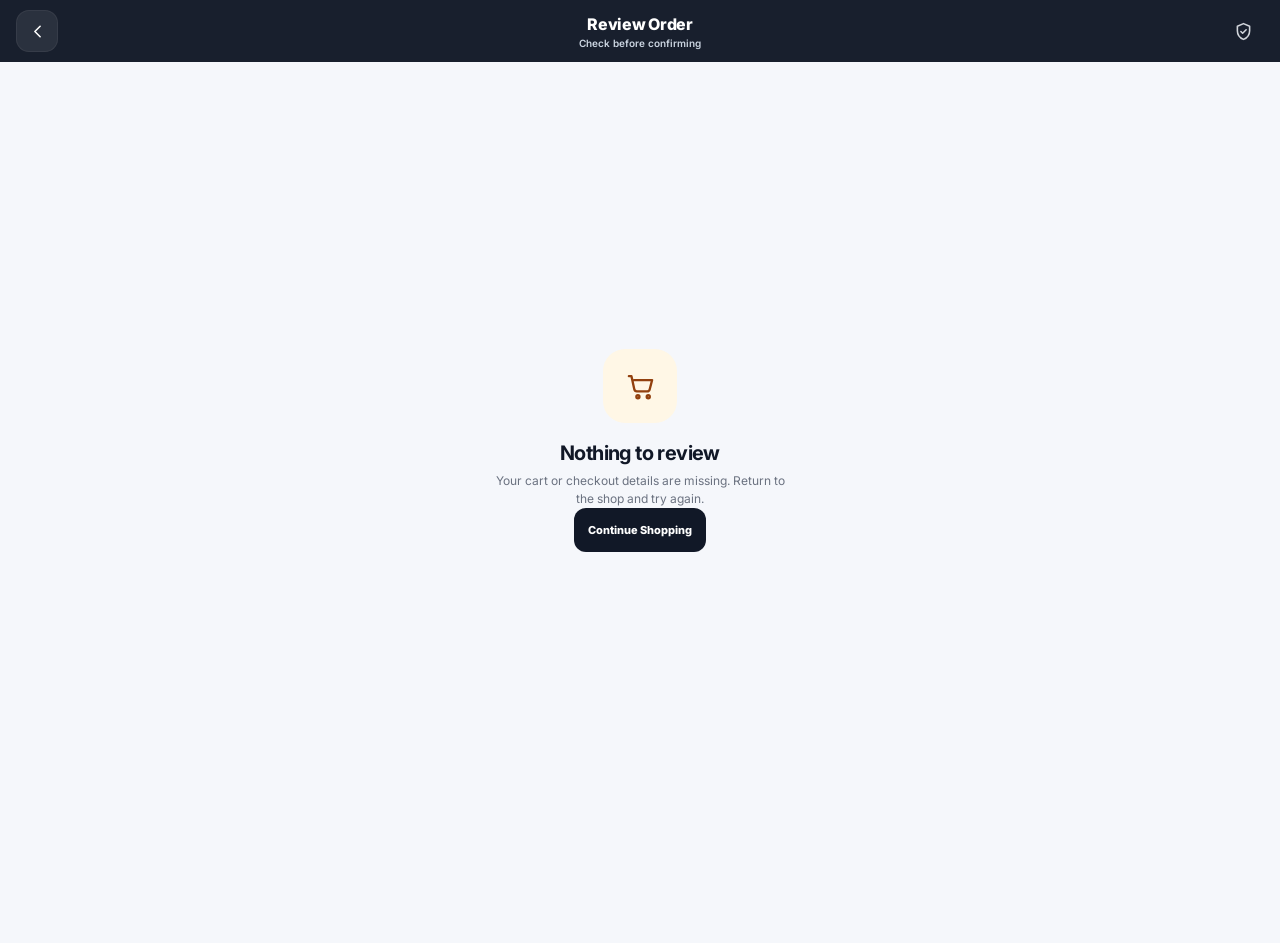
<file: review.html>
<!DOCTYPE html>
<html lang="en">
<head>
  <meta charset="UTF-8" />
  <meta name="viewport" content="width=device-width, initial-scale=1.0, viewport-fit=cover" />
  <meta name="theme-color" content="#111827" />
  <title>Review Order • Reyden & Mariel Trend Hub</title>
  <link rel="preconnect" href="https://fonts.googleapis.com">
  <link rel="preconnect" href="https://fonts.gstatic.com" crossorigin>
  <link href="https://fonts.googleapis.com/css2?family=Inter:wght@400;500;600;700;800&display=swap" rel="stylesheet">
  <link rel="stylesheet" href="css/review.css?v=20" />
</head>
<body>
  <div class="page-shell">
    <header class="review-header">
      <button class="header-icon" id="backButton" type="button" aria-label="Back to checkout"><svg viewBox="0 0 24 24" aria-hidden="true"><path d="M15 18l-6-6 6-6"/></svg></button>
      <div class="header-title"><h1>Review Order</h1><p>Check before confirming</p></div>
      <div class="header-shield" aria-hidden="true"><svg viewBox="0 0 24 24"><path d="M12 3 5 6v5c0 4.7 2.8 8.2 7 10 4.2-1.8 7-5.3 7-10V6l-7-3Z"/><path d="m9 12 2 2 4-4"/></svg></div>
    </header>

    <main class="review-main">
      <section id="reviewContent">
        <div class="progress-row" aria-label="Checkout progress"><span class="progress-step done">Cart</span><span class="progress-line done"></span><span class="progress-step done">Details</span><span class="progress-line done"></span><span class="progress-step active">Review</span></div>
        <div class="review-grid">
          <section class="review-card">
            <div class="card-heading"><div><span class="eyebrow">CUSTOMER & DELIVERY</span><h2>Order information</h2></div><button id="editDetailsButton" class="text-button" type="button">Edit</button></div>
            <div class="detail-block"><span class="detail-label">Customer</span><strong id="customerName">—</strong><p id="customerMobile">—</p></div>
            <div class="detail-block"><span class="detail-label">Delivery address</span><strong id="deliveryAddress">—</strong><p id="deliveryNotes" hidden></p></div>
          </section>

          <section class="review-card">
            <div class="card-heading"><div><span class="eyebrow">YOUR ORDER</span><h2>Items</h2></div><button id="editCartButton" class="text-button" type="button">Edit cart</button></div>
            <div id="orderItems" class="order-items"></div>
            <div class="totals">
              <div class="total-row"><span>Subtotal</span><strong id="subtotalValue">₱0</strong></div>
              <div class="total-row muted"><span>Delivery / shipping fee</span><span id="summaryDeliveryFee">—</span></div>
              <div class="total-row grand-total"><span>Total</span><strong id="totalValue">₱0</strong></div>
            </div>
            <div id="preorderNotice" class="preorder-notice" hidden><div class="notice-icon">!</div><div><strong>Pre-order item included</strong><p>Availability and fulfillment schedule will still be confirmed before final payment.</p></div></div>
          </section>

          <section class="review-card compact-card">
            <span class="eyebrow">PAYMENT & DELIVERY</span><h2>Checkout selection</h2>
            <div class="info-row"><div><strong>Delivery / shipping fee</strong><span id="deliveryRuleText">Store shipping rule</span></div><b id="reviewDeliveryFee">—</b></div>
            <div class="info-row"><div><strong>Payment method</strong><span id="reviewPaymentDetail">Selected at checkout</span></div><b id="reviewPaymentMethod">—</b></div>
            <div id="reviewGotymeQr" class="review-gotyme-qr" hidden>
              <div>
                <span class="gotyme-bank-label">GOTYME BANK • INSTAPAY QR</span>
                <strong id="reviewGotymeName">REYDEN ALBARICO</strong>
                <small id="reviewGotymeHint">Account ending in 4507</small>
                <p id="reviewGotymeInstructions">Scan the QR using a bank or e-wallet that supports InstaPay.</p>
              </div>
              <img src="assets/images/gotyme-instapay-qr.jpg" alt="GoTyme Bank InstaPay QR for Reyden Albarico" />
              <small class="gotyme-security-note">Check the recipient name before sending. Transfer fees may apply.</small>
            </div>
          </section>

          <div id="connectionNotice" class="final-note"><svg viewBox="0 0 24 24" aria-hidden="true"><circle cx="12" cy="12" r="9"/><path d="M12 11v5M12 8h.01"/></svg><p>Checking online order receiver and checkout settings…</p></div>
        </div>
      </section>

      <section id="missingState" class="empty-state" hidden>
        <div class="empty-icon"><svg viewBox="0 0 24 24" aria-hidden="true"><path d="M3 4h2l2.2 10.2a2 2 0 0 0 2 1.6h7.9a2 2 0 0 0 2-1.5L21 7H7"/><circle cx="10" cy="20" r="1.2"/><circle cx="18" cy="20" r="1.2"/></svg></div>
        <h2>Nothing to review</h2><p>Your cart or checkout details are missing. Return to the shop and try again.</p><button id="shopButton" class="primary-button" type="button">Continue Shopping</button>
      </section>

      <section id="successState" class="success-state" hidden>
        <div class="success-icon"><svg viewBox="0 0 24 24" aria-hidden="true"><path d="M20 6 9 17l-5-5"/></svg></div>
        <span class="success-eyebrow">ORDER RECEIVED</span><h2>Order received!</h2><p>Your order reference is:</p><div id="orderReference" class="order-reference">RM-000000</div>
        <div id="successMessage" class="success-message">Your order was received by Reyden & Mariel Trend Hub. Keep your order reference so you can track the order.</div>
        <div class="success-actions"><button id="copyOrderButton" class="secondary-button" type="button">Copy Order Details</button><button id="continueButton" class="primary-button" type="button">Continue Shopping</button></div>
      </section>
    </main>

    <div id="bottomBar" class="bottom-bar"><div class="bar-total"><small>Total</small><strong id="stickyTotal">₱0</strong></div><button id="confirmButton" class="confirm-button" type="button" disabled><span>Place Order</span><svg viewBox="0 0 24 24" aria-hidden="true"><path d="m9 12 2 2 4-4"/><circle cx="12" cy="12" r="9"/></svg></button></div>
  </div>
  <div id="toast" class="toast" role="status" aria-live="polite"></div>
  <script src="js/store-config.js"></script>
  <script src="js/review.js?v=20"></script>
</body>
</html>
</file>
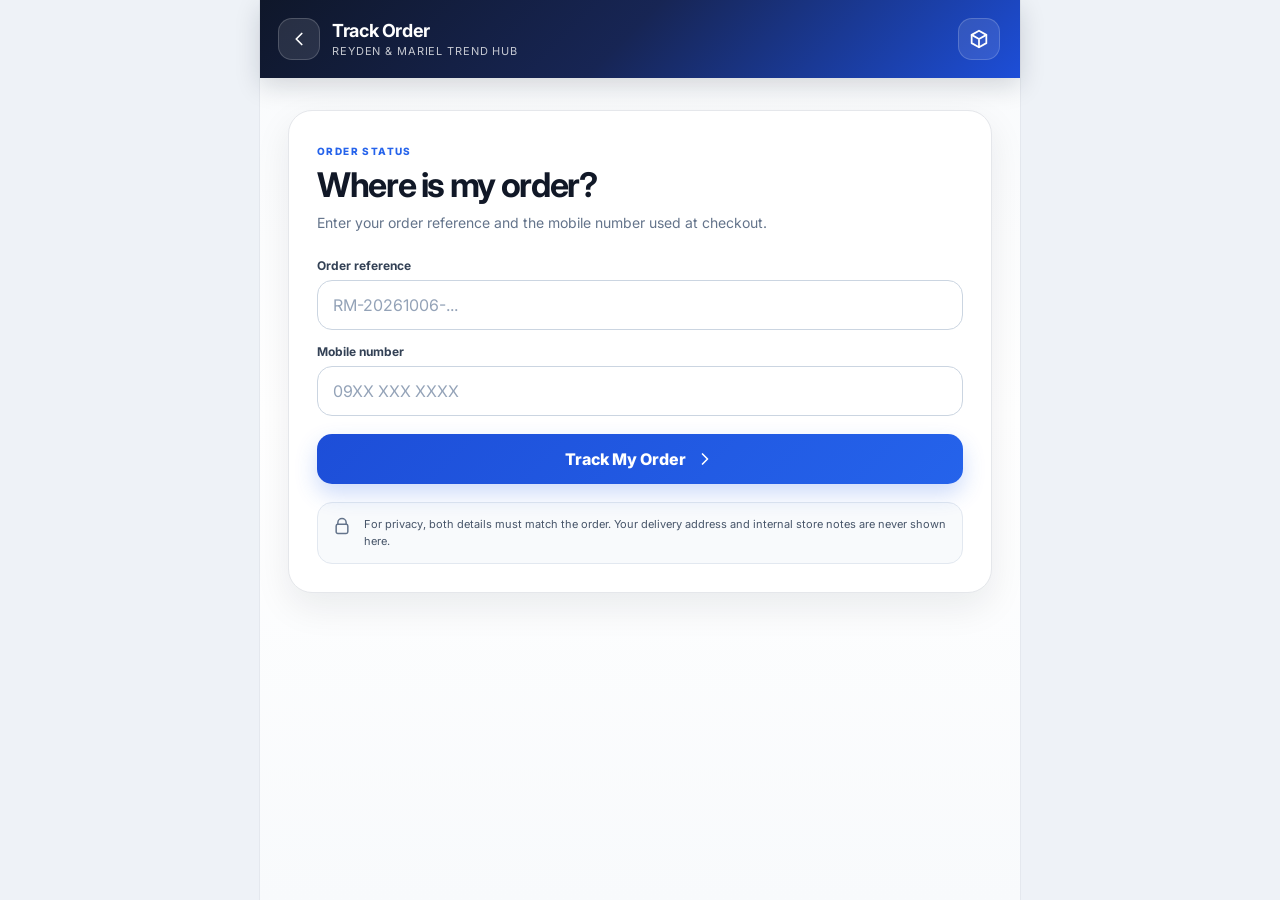
<file: track.html>
<!DOCTYPE html>
<html lang="en">
<head>
  <meta charset="UTF-8" />
  <meta name="viewport" content="width=device-width, initial-scale=1.0, viewport-fit=cover" />
  <meta name="theme-color" content="#111827" />
  <title>Track Order • Reyden & Mariel Trend Hub</title>
  <link rel="preconnect" href="https://fonts.googleapis.com">
  <link rel="preconnect" href="https://fonts.gstatic.com" crossorigin>
  <link href="https://fonts.googleapis.com/css2?family=Inter:wght@400;500;600;700;800&display=swap" rel="stylesheet">
  <link rel="stylesheet" href="css/track.css?v=20" />
</head>
<body>
  <div class="page-shell">
    <header class="track-header">
      <a class="header-icon" href="index.html" aria-label="Back to store">
        <svg viewBox="0 0 24 24" aria-hidden="true"><path d="M15 18l-6-6 6-6"/></svg>
      </a>
      <div class="header-title">
        <h1>Track Order</h1>
        <p>Reyden &amp; Mariel Trend Hub</p>
      </div>
      <div class="header-package" aria-hidden="true">
        <svg viewBox="0 0 24 24"><path d="M4 7.5 12 3l8 4.5v9L12 21l-8-4.5z"/><path d="m4 7.5 8 4.5 8-4.5M12 12v9"/></svg>
      </div>
    </header>

    <main class="track-main">
      <section class="intro-card">
        <span class="eyebrow">ORDER STATUS</span>
        <h2>Where is my order?</h2>
        <p>Enter your order reference and the mobile number used at checkout.</p>

        <form id="trackForm" class="track-form" novalidate>
          <label class="field">
            <span>Order reference</span>
            <input id="referenceInput" name="reference" type="text" inputmode="text" autocomplete="off" autocapitalize="characters" placeholder="RM-20261006-..." maxlength="80" required />
          </label>

          <label class="field">
            <span>Mobile number</span>
            <input id="mobileInput" name="mobile" type="tel" inputmode="tel" autocomplete="tel" placeholder="09XX XXX XXXX" maxlength="30" required />
          </label>

          <button id="trackButton" class="primary-button" type="submit">
            <span>Track My Order</span>
            <svg viewBox="0 0 24 24" aria-hidden="true"><path d="m9 18 6-6-6-6"/></svg>
          </button>
        </form>

        <div class="privacy-note">
          <svg viewBox="0 0 24 24" aria-hidden="true"><path d="M7 10V8a5 5 0 0 1 10 0v2"/><rect x="5" y="10" width="14" height="11" rx="2"/></svg>
          <p>For privacy, both details must match the order. Your delivery address and internal store notes are never shown here.</p>
        </div>
      </section>

      <section id="resultPanel" class="result-card" hidden>
        <div class="result-head">
          <div>
            <span class="eyebrow">ORDER REFERENCE</span>
            <h2 id="resultReference">—</h2>
            <p id="resultCustomer">—</p>
          </div>
          <span id="statusBadge" class="status-badge">Received</span>
        </div>

        <div id="cancelledNotice" class="cancelled-notice" hidden>
          <strong>This order was cancelled.</strong>
          <p>If you believe this is a mistake, please contact the store and provide your order reference.</p>
        </div>

        <div id="progressWrap" class="progress-wrap">
          <div id="progressSteps" class="progress-steps" aria-label="Order progress"></div>
        </div>

        <div class="update-card">
          <span>Latest update</span>
          <strong id="latestUpdate">—</strong>
          <p id="statusMessage">—</p>
        </div>

        <div class="summary-card">
          <div class="summary-heading">
            <div>
              <span class="eyebrow">ORDER SUMMARY</span>
              <h3>Your order</h3>
            </div>
            <span id="preorderBadge" class="preorder-badge" hidden>PRE-ORDER</span>
          </div>

          <div class="summary-row items-row">
            <span>Items</span>
            <p id="itemsValue">—</p>
          </div>
          <div class="summary-row">
            <span>Subtotal</span>
            <strong id="subtotalValue">—</strong>
          </div>
          <div class="summary-row">
            <span>Delivery fee</span>
            <strong id="deliveryFeeValue">—</strong>
          </div>
          <div class="summary-row">
            <span>Payment</span>
            <strong id="paymentValue">—</strong>
          </div>
          <div id="shippingInfo">
            <div class="summary-row">
              <span>Courier</span>
              <strong id="courierValue">—</strong>
            </div>
            <div class="summary-row">
              <span>J&T tracking no.</span>
              <strong id="trackingValue">Not assigned</strong>
            </div>
            <div class="summary-row">
              <span>Shipment status</span>
              <strong id="shipmentValue">Not booked</strong>
            </div>
            <div class="summary-row">
              <span>Payment status</span>
              <strong id="paymentStatusValue">—</strong>
            </div>
          </div>
          <div class="summary-row total-row">
            <span>Estimated total</span>
            <strong id="totalValue">—</strong>
          </div>
        </div>

        <div class="result-actions">
          <button id="refreshButton" class="secondary-button" type="button">Refresh Status</button>
          <a class="store-button" href="index.html">Back to Store</a>
        </div>
      </section>

      <section id="notFoundPanel" class="state-card" hidden>
        <div class="state-icon">?</div>
        <h2>Order not found</h2>
        <p>Check the order reference and mobile number, then try again. Use the same mobile number you entered during checkout.</p>
      </section>

      <section id="errorPanel" class="state-card error" hidden>
        <div class="state-icon">!</div>
        <h2>Tracking is temporarily unavailable</h2>
        <p id="errorMessage">We couldn't reach the order receiver. Please try again in a moment.</p>
      </section>
    </main>
  </div>

  <div id="toast" class="toast" role="status" aria-live="polite"></div>

  <script src="js/store-config.js"></script>
  <script src="js/track.js?v=20"></script>
</body>
</html>
</file>
<file: css/cart.css>
* {
  box-sizing: border-box;
}

:root {
  --bg: #f5f7fb;
  --surface: #ffffff;
  --text: #111827;
  --muted: #6b7280;
  --line: #e5e7eb;
  --dark: #111827;
  --accent: #f59e0b;
  --accent-soft: #fff7e6;
  --danger: #ef4444;
  --shadow: 0 10px 28px rgba(17, 24, 39, 0.07);
}

html {
  background: var(--bg);
}

body {
  margin: 0;
  background: var(--bg);
  color: var(--text);
  font-family: "Inter", system-ui, -apple-system, BlinkMacSystemFont, "Segoe UI", sans-serif;
  -webkit-tap-highlight-color: transparent;
}

button {
  font: inherit;
  cursor: pointer;
  -webkit-appearance: none;
}

svg {
  display: block;
  fill: none;
  stroke: currentColor;
  stroke-width: 1.8;
  stroke-linecap: round;
  stroke-linejoin: round;
}

.page-shell {
  width: 100%;
  min-height: 100vh;
  padding-bottom: 104px;
}

.cart-header {
  position: sticky;
  top: 0;
  z-index: 20;
  display: grid;
  grid-template-columns: 42px 1fr 42px;
  align-items: center;
  gap: 10px;
  padding: calc(10px + env(safe-area-inset-top)) 16px 10px;
  background: rgba(17, 24, 39, 0.97);
  color: white;
  backdrop-filter: blur(16px);
}

.header-icon {
  display: grid;
  place-items: center;
  width: 42px;
  height: 42px;
  border: 1px solid rgba(255,255,255,.06);
  border-radius: 13px;
  background: rgba(255,255,255,.08);
  color: white;
}

.header-icon svg {
  width: 21px;
  height: 21px;
}

.header-title {
  min-width: 0;
  text-align: center;
}

.header-title h1 {
  margin: 0;
  font-size: 16px;
  font-weight: 800;
  letter-spacing: -.02em;
}

.header-title p {
  margin: 3px 0 0;
  color: #cbd5e1;
  font-size: 10px;
  font-weight: 600;
}

.cart-main {
  width: min(100%, 760px);
  margin: 0 auto;
  padding: 16px;
}

.cart-items {
  display: grid;
  gap: 12px;
}

.cart-card {
  display: grid;
  grid-template-columns: 106px minmax(0, 1fr);
  gap: 12px;
  padding: 10px;
  border: 1px solid var(--line);
  border-radius: 18px;
  background: var(--surface);
  box-shadow: var(--shadow);
}

.item-image-wrap {
  position: relative;
  overflow: hidden;
  width: 106px;
  aspect-ratio: 1 / 1;
  border-radius: 14px;
  background: #eef1f5;
}

.item-image {
  width: 100%;
  height: 100%;
  display: block;
  object-fit: cover;
}

.item-fallback {
  position: absolute;
  inset: 0;
  display: none;
  place-items: center;
  font-size: 42px;
  background: linear-gradient(145deg, #f8fafc, #e5e7eb);
}

.item-fallback.show {
  display: grid;
}

.preorder-chip {
  position: absolute;
  left: 7px;
  bottom: 7px;
  padding: 5px 7px;
  border-radius: 999px;
  background: rgba(17,24,39,.9);
  color: white;
  font-size: 8px;
  font-weight: 900;
  letter-spacing: .05em;
  text-transform: uppercase;
}

.item-details {
  min-width: 0;
  display: flex;
  flex-direction: column;
}

.item-category {
  margin: 2px 0 4px;
  color: #b45309;
  font-size: 9px;
  font-weight: 800;
  letter-spacing: .08em;
  text-transform: uppercase;
}

.item-details h2 {
  margin: 0;
  font-size: 14px;
  line-height: 1.35;
  letter-spacing: -.02em;
}

.item-price {
  margin-top: 7px;
  font-size: 17px;
  font-weight: 900;
}

.item-bottom {
  display: flex;
  align-items: center;
  justify-content: space-between;
  gap: 8px;
  margin-top: auto;
  padding-top: 10px;
}

.quantity-control {
  display: grid;
  grid-template-columns: 32px 34px 32px;
  align-items: center;
  overflow: hidden;
  border: 1px solid var(--line);
  border-radius: 11px;
}

.qty-button,
.qty-value {
  height: 31px;
}

.qty-button {
  border: 0;
  background: #f8fafc;
  color: var(--dark);
  font-size: 17px;
  font-weight: 700;
}

.qty-value {
  display: grid;
  place-items: center;
  border-right: 1px solid var(--line);
  border-left: 1px solid var(--line);
  background: white;
  font-size: 11px;
  font-weight: 800;
}

.remove-button {
  display: grid;
  place-items: center;
  width: 33px;
  height: 33px;
  border: 0;
  border-radius: 10px;
  background: #fff1f2;
  color: #dc2626;
}

.remove-button svg {
  width: 16px;
  height: 16px;
}

.summary-card {
  margin-top: 16px;
  padding: 17px;
  border: 1px solid var(--line);
  border-radius: 20px;
  background: var(--surface);
  box-shadow: var(--shadow);
}

.summary-heading {
  margin-bottom: 14px;
}

.eyebrow {
  display: inline-block;
  margin-bottom: 5px;
  color: var(--accent);
  font-size: 9px;
  font-weight: 900;
  letter-spacing: .14em;
}

.summary-heading h2 {
  margin: 0;
  font-size: 19px;
  letter-spacing: -.03em;
}

.summary-row {
  display: flex;
  align-items: center;
  justify-content: space-between;
  gap: 18px;
  padding: 9px 0;
  border-bottom: 1px solid #f1f5f9;
  font-size: 12px;
}

.summary-row.muted {
  color: var(--muted);
  font-size: 11px;
}

.summary-row.total {
  padding-top: 13px;
  border-bottom: 0;
  font-size: 14px;
}

.summary-row.total strong {
  font-size: 20px;
}

.preorder-notice {
  display: grid;
  grid-template-columns: 30px 1fr;
  gap: 10px;
  margin-top: 13px;
  padding: 12px;
  border: 1px solid #fde68a;
  border-radius: 14px;
  background: var(--accent-soft);
}

.notice-icon {
  display: grid;
  place-items: center;
  width: 30px;
  height: 30px;
  border-radius: 50%;
  background: var(--accent);
  color: var(--dark);
  font-size: 13px;
  font-weight: 900;
}

.preorder-notice strong {
  display: block;
  margin-bottom: 3px;
  font-size: 11px;
}

.preorder-notice p {
  margin: 0;
  color: #6b7280;
  font-size: 10px;
  line-height: 1.45;
}

.empty-cart {
  min-height: calc(100vh - 190px);
  display: grid;
  place-items: center;
  align-content: center;
  text-align: center;
  padding: 30px 20px;
}

.empty-icon {
  display: grid;
  place-items: center;
  width: 74px;
  height: 74px;
  border-radius: 22px;
  background: var(--accent-soft);
  color: #92400e;
}

.empty-icon svg {
  width: 31px;
  height: 31px;
}

.empty-cart h2 {
  margin: 18px 0 7px;
  font-size: 20px;
  letter-spacing: -.03em;
}

.empty-cart p {
  max-width: 280px;
  margin: 0;
  color: var(--muted);
  font-size: 12px;
  line-height: 1.5;
}

.primary-button {
  margin-top: 18px;
  padding: 12px 16px;
  border: 0;
  border-radius: 12px;
  background: var(--dark);
  color: white;
  font-size: 12px;
  font-weight: 800;
}

.checkout-bar {
  position: fixed;
  right: 0;
  bottom: 0;
  left: 0;
  z-index: 30;
  display: grid;
  grid-template-columns: auto minmax(0, 1fr);
  gap: 14px;
  align-items: center;
  padding: 10px 16px calc(10px + env(safe-area-inset-bottom));
  border-top: 1px solid var(--line);
  background: rgba(255,255,255,.97);
  backdrop-filter: blur(18px);
}

.checkout-total {
  min-width: 85px;
}

.checkout-total small {
  display: block;
  color: var(--muted);
  font-size: 9px;
  font-weight: 700;
}

.checkout-total strong {
  display: block;
  margin-top: 2px;
  font-size: 18px;
  font-weight: 900;
}

.checkout-button {
  display: flex;
  align-items: center;
  justify-content: center;
  gap: 7px;
  min-height: 48px;
  border: 0;
  border-radius: 14px;
  background: var(--dark);
  color: white;
  font-size: 12px;
  font-weight: 900;
}

.checkout-button svg {
  width: 16px;
  height: 16px;
}

.toast {
  position: fixed;
  right: 18px;
  bottom: 92px;
  left: 18px;
  z-index: 50;
  transform: translateY(20px);
  padding: 12px 14px;
  border-radius: 13px;
  background: #111827;
  color: white;
  font-size: 12px;
  font-weight: 700;
  text-align: center;
  box-shadow: 0 10px 24px rgba(17,24,39,.22);
  opacity: 0;
  pointer-events: none;
  transition: .25s ease;
}

.toast.show {
  transform: translateY(0);
  opacity: 1;
}

@media (min-width: 700px) {
  .cart-header {
    padding-right: max(24px, calc((100vw - 760px) / 2));
    padding-left: max(24px, calc((100vw - 760px) / 2));
  }

  .checkout-bar {
    right: 50%;
    left: auto;
    width: min(100%, 760px);
    transform: translateX(50%);
    border: 1px solid var(--line);
    border-bottom: 0;
    border-radius: 18px 18px 0 0;
  }
}


/* RM hidden-state fix v22 */
[hidden] {
  display: none !important;
}
</file>
<file: css/checkout.css>
* { box-sizing: border-box; }

:root {
  --bg: #f5f7fb;
  --surface: #ffffff;
  --text: #111827;
  --muted: #6b7280;
  --line: #e5e7eb;
  --dark: #111827;
  --accent: #f59e0b;
  --accent-soft: #fff7e6;
  --danger: #dc2626;
  --shadow: 0 10px 28px rgba(17, 24, 39, .07);
}

html { background: var(--bg); }

body {
  margin: 0;
  background: var(--bg);
  color: var(--text);
  font-family: "Inter", system-ui, -apple-system, BlinkMacSystemFont, "Segoe UI", sans-serif;
  -webkit-tap-highlight-color: transparent;
}

button, input, textarea { font: inherit; }
button { cursor: pointer; -webkit-appearance: none; }

svg {
  display: block;
  fill: none;
  stroke: currentColor;
  stroke-width: 1.8;
  stroke-linecap: round;
  stroke-linejoin: round;
}

.page-shell {
  width: 100%;
  min-height: 100vh;
  padding-bottom: 104px;
}

.checkout-header {
  position: sticky;
  top: 0;
  z-index: 20;
  display: grid;
  grid-template-columns: 42px 1fr 42px;
  align-items: center;
  gap: 10px;
  padding: calc(10px + env(safe-area-inset-top)) 16px 10px;
  background: rgba(17, 24, 39, .97);
  color: #fff;
  backdrop-filter: blur(16px);
}

.header-icon, .header-lock {
  display: grid;
  place-items: center;
  width: 42px;
  height: 42px;
  border-radius: 13px;
  color: #fff;
}

.header-icon {
  border: 1px solid rgba(255,255,255,.06);
  background: rgba(255,255,255,.08);
}

.header-lock {
  color: #d1d5db;
  background: transparent;
}

.header-icon svg, .header-lock svg { width: 21px; height: 21px; }

.header-title { min-width: 0; text-align: center; }
.header-title h1 { margin: 0; font-size: 16px; font-weight: 800; letter-spacing: -.02em; }
.header-title p { margin: 3px 0 0; color: #cbd5e1; font-size: 10px; font-weight: 600; }

.checkout-main {
  width: min(100%, 760px);
  margin: 0 auto;
  padding: 16px;
}

.progress-row {
  display: grid;
  grid-template-columns: auto 1fr auto 1fr auto;
  align-items: center;
  gap: 8px;
  margin: 2px 4px 16px;
}

.progress-step {
  color: #9ca3af;
  font-size: 9px;
  font-weight: 800;
  letter-spacing: .02em;
}

.progress-step.done, .progress-step.active { color: var(--text); }
.progress-step.active { color: #b45309; }
.progress-line { height: 2px; border-radius: 999px; background: #e5e7eb; }
.progress-step.done + .progress-line { background: #fbbf24; }

#checkoutForm { display: grid; gap: 14px; }

.checkout-card {
  padding: 17px;
  border: 1px solid var(--line);
  border-radius: 20px;
  background: var(--surface);
  box-shadow: var(--shadow);
}

.card-heading {
  display: flex;
  align-items: center;
  gap: 11px;
  margin-bottom: 15px;
}

.heading-icon {
  flex: 0 0 auto;
  display: grid;
  place-items: center;
  width: 36px;
  height: 36px;
  border-radius: 12px;
  background: var(--accent-soft);
  color: #b45309;
}
.heading-icon svg { width: 18px; height: 18px; }

.eyebrow {
  display: inline-block;
  margin-bottom: 4px;
  color: var(--accent);
  font-size: 8px;
  font-weight: 900;
  letter-spacing: .14em;
}

.card-heading h2 {
  margin: 0;
  font-size: 17px;
  letter-spacing: -.03em;
}

.field {
  display: block;
  margin-top: 12px;
}

.field > span {
  display: flex;
  align-items: center;
  justify-content: space-between;
  gap: 10px;
  margin: 0 0 6px 2px;
  color: #374151;
  font-size: 10px;
  font-weight: 800;
}

.field em { color: #9ca3af; font-size: 9px; font-style: normal; font-weight: 600; }

.field input, .field textarea {
  width: 100%;
  border: 1px solid #dfe3ea;
  border-radius: 12px;
  outline: none;
  background: #fbfcfe;
  color: var(--text);
  font-size: 12px;
  transition: border-color .2s, box-shadow .2s, background .2s;
}

.field input { height: 45px; padding: 0 12px; }
.field textarea { resize: vertical; min-height: 78px; padding: 12px; line-height: 1.45; }
.field input::placeholder, .field textarea::placeholder { color: #a3a9b3; }

.field input:focus, .field textarea:focus {
  border-color: #fbbf24;
  background: #fff;
  box-shadow: 0 0 0 3px rgba(245,158,11,.10);
}

.field.invalid input, .field.invalid textarea {
  border-color: #fca5a5;
  box-shadow: 0 0 0 3px rgba(239,68,68,.07);
}

.field-error {
  display: none;
  margin: 5px 2px 0;
  color: var(--danger);
  font-size: 9px;
  font-weight: 600;
}
.field.invalid .field-error { display: block; }

.field-grid { display: grid; grid-template-columns: 1fr 1fr; gap: 10px; }

.compact-card .card-heading { margin-bottom: 9px; }

.info-row {
  display: flex;
  align-items: center;
  justify-content: space-between;
  gap: 14px;
  padding: 11px 0;
  border-top: 1px solid #f1f5f9;
}

.info-row:first-of-type { border-top: 0; }
.info-row div { min-width: 0; }
.info-row strong { display: block; font-size: 11px; }
.info-row span { display: block; margin-top: 3px; color: var(--muted); font-size: 9px; line-height: 1.4; }
.info-row b { flex: 0 0 auto; color: #92400e; font-size: 9px; }

.order-heading { justify-content: space-between; }
.text-button { border: 0; background: transparent; color: #b45309; font-size: 10px; font-weight: 800; }

.order-items { display: grid; gap: 10px; }
.order-item {
  display: grid;
  grid-template-columns: 54px 1fr auto;
  gap: 10px;
  align-items: center;
  padding: 10px 0;
  border-top: 1px solid #f1f5f9;
}
.order-item:first-child { border-top: 0; padding-top: 0; }

.order-image-wrap {
  position: relative;
  overflow: hidden;
  width: 54px;
  height: 54px;
  border-radius: 12px;
  background: #eef1f5;
}
.order-image { width: 100%; height: 100%; object-fit: cover; display: block; }
.order-fallback { position: absolute; inset: 0; display: none; place-items: center; font-size: 22px; }
.order-fallback.show { display: grid; }

.order-copy { min-width: 0; }
.order-copy strong { display: block; overflow: hidden; text-overflow: ellipsis; white-space: nowrap; font-size: 11px; }
.order-copy span { display: block; margin-top: 4px; color: var(--muted); font-size: 9px; }
.preorder-mini { color: #b45309 !important; font-weight: 800; }
.order-price { white-space: nowrap; font-size: 11px; font-weight: 900; }

.totals { margin-top: 10px; padding-top: 8px; border-top: 1px solid var(--line); }
.total-row { display: flex; align-items: center; justify-content: space-between; gap: 16px; padding: 7px 0; font-size: 11px; }
.total-row.muted { color: var(--muted); font-size: 10px; }
.total-row.grand-total { padding-top: 11px; font-size: 13px; }
.total-row.grand-total strong { font-size: 18px; }

.preorder-notice {
  display: grid;
  grid-template-columns: 30px 1fr;
  gap: 10px;
  margin-top: 12px;
  padding: 12px;
  border: 1px solid #fde68a;
  border-radius: 14px;
  background: var(--accent-soft);
}
.notice-icon { display: grid; place-items: center; width: 30px; height: 30px; border-radius: 50%; background: var(--accent); color: var(--dark); font-size: 13px; font-weight: 900; }
.preorder-notice strong { display: block; margin-bottom: 3px; font-size: 11px; }
.preorder-notice p { margin: 0; color: #6b7280; font-size: 10px; line-height: 1.45; }

.agreement {
  display: flex;
  align-items: flex-start;
  gap: 9px;
  margin-top: 12px;
  padding: 11px;
  border-radius: 12px;
  background: #f8fafc;
  color: #4b5563;
  font-size: 9px;
  line-height: 1.45;
}
.agreement input { flex: 0 0 auto; width: 16px; height: 16px; margin: 0; accent-color: #111827; }
.agreement.invalid { outline: 1px solid #fca5a5; background: #fff7f7; }

.empty-state {
  min-height: calc(100vh - 190px);
  display: grid;
  place-items: center;
  align-content: center;
  text-align: center;
  padding: 30px 20px;
}
.empty-icon { display: grid; place-items: center; width: 74px; height: 74px; border-radius: 22px; background: var(--accent-soft); color: #92400e; }
.empty-icon svg { width: 31px; height: 31px; }
.empty-state h2 { margin: 18px 0 7px; font-size: 20px; letter-spacing: -.03em; }
.empty-state p { max-width: 280px; margin: 0; color: var(--muted); font-size: 12px; line-height: 1.5; }
.primary-button { margin-top: 18px; padding: 12px 16px; border: 0; border-radius: 12px; background: var(--dark); color: #fff; font-size: 12px; font-weight: 800; }

.bottom-bar {
  position: fixed;
  right: 0;
  bottom: 0;
  left: 0;
  z-index: 30;
  display: grid;
  grid-template-columns: auto minmax(0, 1fr);
  gap: 14px;
  align-items: center;
  padding: 10px 16px calc(10px + env(safe-area-inset-bottom));
  border-top: 1px solid var(--line);
  background: rgba(255,255,255,.97);
  backdrop-filter: blur(18px);
}
.bar-total { min-width: 105px; }
.bar-total small { display: block; color: var(--muted); font-size: 9px; font-weight: 700; }
.bar-total strong { display: block; margin-top: 2px; font-size: 18px; font-weight: 900; }
.review-button { display: flex; align-items: center; justify-content: center; gap: 7px; min-height: 48px; border: 0; border-radius: 14px; background: var(--dark); color: #fff; font-size: 12px; font-weight: 900; }
.review-button svg { width: 16px; height: 16px; }

.toast {
  position: fixed;
  right: 18px;
  bottom: 92px;
  left: 18px;
  z-index: 50;
  transform: translateY(20px);
  padding: 12px 14px;
  border-radius: 13px;
  background: #111827;
  color: #fff;
  font-size: 12px;
  font-weight: 700;
  text-align: center;
  box-shadow: 0 10px 24px rgba(17,24,39,.22);
  opacity: 0;
  pointer-events: none;
  transition: .25s ease;
}
.toast.show { transform: translateY(0); opacity: 1; }

@media (max-width: 460px) {
  .field-grid { grid-template-columns: 1fr; gap: 0; }
}

@media (min-width: 700px) {
  .checkout-header {
    padding-right: max(24px, calc((100vw - 760px) / 2));
    padding-left: max(24px, calc((100vw - 760px) / 2));
  }
  .bottom-bar {
    right: 50%;
    left: auto;
    width: min(100%, 760px);
    transform: translateX(50%);
    border: 1px solid var(--line);
    border-bottom: 0;
    border-radius: 18px 18px 0 0;
  }
}


/* V19 — GoTyme QR payment & delivery */
.config-loading, .config-error {
  padding: 14px;
  border-radius: 14px;
  background: #f8fafc;
  color: #64748b;
  font-size: 10px;
  line-height: 1.5;
}
.config-error {
  border: 1px solid #fecaca;
  background: #fff7f7;
  color: #991b1b;
}
.payment-options {
  display: grid;
  gap: 10px;
}
.payment-option {
  position: relative;
  display: grid;
  grid-template-columns: 22px 1fr auto;
  gap: 10px;
  align-items: center;
  padding: 13px;
  border: 1px solid #e5e7eb;
  border-radius: 15px;
  background: #fff;
  cursor: pointer;
  transition: border-color .18s, box-shadow .18s, background .18s;
}
.payment-option:has(input:checked) {
  border-color: #111827;
  background: #f8fafc;
  box-shadow: 0 0 0 2px rgba(17,24,39,.06);
}
.payment-option input {
  position: absolute;
  opacity: 0;
  pointer-events: none;
}
.payment-radio {
  width: 19px;
  height: 19px;
  border: 2px solid #cbd5e1;
  border-radius: 50%;
  box-shadow: inset 0 0 0 4px #fff;
  background: #fff;
}
.payment-option:has(input:checked) .payment-radio {
  border-color: #111827;
  background: #111827;
}
.payment-copy strong {
  display: block;
  font-size: 11px;
}
.payment-copy small {
  display: block;
  margin-top: 3px;
  color: #6b7280;
  font-size: 9px;
  line-height: 1.45;
}
.payment-copy .payment-note {
  color: #92400e;
}
.payment-badge {
  padding: 5px 7px;
  border-radius: 999px;
  background: #111827;
  color: #fff;
  font-size: 8px;
  font-weight: 900;
  letter-spacing: .04em;
}
.payment-badge.gotyme {
  background: #111827;
}
.payment-error {
  margin-top: 8px;
  color: #dc2626;
  font-size: 9px;
  font-weight: 700;
}
.payment-invalid {
  border-color: #fecaca;
}
.free-delivery-notice {
  margin-top: 10px;
  padding: 10px 12px;
  border-radius: 12px;
  background: #ecfdf5;
  color: #166534;
  font-size: 9px;
  font-weight: 700;
  line-height: 1.45;
}
.review-button:disabled {
  opacity: .55;
  cursor: default;
}


/* V19 — GoTyme / InstaPay QR */
.gotyme-qr-panel {
  margin-top: 12px;
  padding: 14px;
  border: 1px solid #e5e7eb;
  border-radius: 16px;
  background: #f8fafc;
  text-align: center;
}
.gotyme-qr-copy { text-align: left; }
.gotyme-bank-label {
  display: block;
  color: #64748b;
  font-size: 8px;
  font-weight: 900;
  letter-spacing: .08em;
}
.gotyme-qr-copy strong { display: block; margin-top: 4px; font-size: 12px; }
.gotyme-qr-copy small { display: block; margin-top: 2px; color: #64748b; font-size: 9px; }
.gotyme-qr-copy p { margin: 8px 0 0; color: #475569; font-size: 9px; line-height: 1.5; }
.gotyme-qr-image {
  display: block;
  width: min(100%, 340px);
  margin: 14px auto 8px;
  border-radius: 18px;
  background: #fff;
}
.gotyme-security-note { display: block; color: #64748b; font-size: 8px; line-height: 1.45; }


/* RM hidden-state fix v22 */
[hidden] {
  display: none !important;
}
</file>
<file: css/review.css>
* { box-sizing: border-box; }

:root {
  --bg: #f5f7fb;
  --surface: #ffffff;
  --text: #111827;
  --muted: #6b7280;
  --line: #e5e7eb;
  --dark: #111827;
  --accent: #f59e0b;
  --accent-soft: #fff7e6;
  --success: #16a34a;
  --success-soft: #ecfdf3;
  --shadow: 0 10px 28px rgba(17, 24, 39, .07);
}

html { background: var(--bg); }
body {
  margin: 0;
  background: var(--bg);
  color: var(--text);
  font-family: "Inter", system-ui, -apple-system, BlinkMacSystemFont, "Segoe UI", sans-serif;
  -webkit-tap-highlight-color: transparent;
}
button { font: inherit; cursor: pointer; -webkit-appearance: none; }
svg {
  display: block;
  fill: none;
  stroke: currentColor;
  stroke-width: 1.8;
  stroke-linecap: round;
  stroke-linejoin: round;
}

.page-shell { min-height: 100vh; padding-bottom: 104px; }
.review-header {
  position: sticky;
  top: 0;
  z-index: 20;
  display: grid;
  grid-template-columns: 42px 1fr 42px;
  gap: 10px;
  align-items: center;
  padding: calc(10px + env(safe-area-inset-top)) 16px 10px;
  background: rgba(17, 24, 39, .97);
  color: #fff;
  backdrop-filter: blur(16px);
}
.header-icon, .header-shield {
  display: grid;
  place-items: center;
  width: 42px;
  height: 42px;
  border-radius: 13px;
  color: #fff;
}
.header-icon { border: 1px solid rgba(255,255,255,.06); background: rgba(255,255,255,.08); }
.header-shield { color: #d1d5db; }
.header-icon svg, .header-shield svg { width: 21px; height: 21px; }
.header-title { min-width: 0; text-align: center; }
.header-title h1 { margin: 0; font-size: 16px; font-weight: 800; letter-spacing: -.02em; }
.header-title p { margin: 3px 0 0; color: #cbd5e1; font-size: 10px; font-weight: 600; }

.review-main { width: min(100%, 760px); margin: 0 auto; padding: 16px; }
.progress-row {
  display: grid;
  grid-template-columns: auto 1fr auto 1fr auto;
  align-items: center;
  gap: 8px;
  margin: 2px 4px 16px;
}
.progress-step { color: #9ca3af; font-size: 9px; font-weight: 800; letter-spacing: .02em; }
.progress-step.done { color: var(--text); }
.progress-step.active { color: #b45309; }
.progress-line { height: 2px; border-radius: 999px; background: #e5e7eb; }
.progress-line.done { background: #fbbf24; }

.review-grid { display: grid; gap: 14px; }
.review-card {
  padding: 17px;
  border: 1px solid var(--line);
  border-radius: 20px;
  background: var(--surface);
  box-shadow: var(--shadow);
}
.card-heading { display: flex; align-items: center; justify-content: space-between; gap: 14px; margin-bottom: 14px; }
.eyebrow, .success-eyebrow {
  display: inline-block;
  margin-bottom: 4px;
  color: var(--accent);
  font-size: 8px;
  font-weight: 900;
  letter-spacing: .14em;
}
.card-heading h2, .compact-card h2 { margin: 0; font-size: 17px; letter-spacing: -.03em; }
.text-button { border: 0; background: transparent; color: #b45309; font-size: 10px; font-weight: 800; }

.detail-block { padding: 12px 0; border-top: 1px solid #f1f5f9; }
.detail-block:first-of-type { border-top: 0; padding-top: 2px; }
.detail-label { display: block; margin-bottom: 5px; color: var(--muted); font-size: 9px; font-weight: 700; }
.detail-block strong { display: block; font-size: 12px; line-height: 1.45; }
.detail-block p { margin: 4px 0 0; color: #4b5563; font-size: 10px; line-height: 1.5; }

.order-items { display: grid; gap: 10px; }
.order-item {
  display: grid;
  grid-template-columns: 54px 1fr auto;
  gap: 10px;
  align-items: center;
  padding: 10px 0;
  border-top: 1px solid #f1f5f9;
}
.order-item:first-child { border-top: 0; padding-top: 0; }
.order-image-wrap { position: relative; overflow: hidden; width: 54px; height: 54px; border-radius: 12px; background: #eef1f5; }
.order-image { display: block; width: 100%; height: 100%; object-fit: cover; }
.order-fallback { position: absolute; inset: 0; display: none; place-items: center; font-size: 22px; }
.order-fallback.show { display: grid; }
.order-copy { min-width: 0; }
.order-copy strong { display: block; overflow: hidden; text-overflow: ellipsis; white-space: nowrap; font-size: 11px; }
.order-copy span { display: block; margin-top: 4px; color: var(--muted); font-size: 9px; }
.preorder-mini { color: #b45309 !important; font-weight: 800; }
.order-price { white-space: nowrap; font-size: 11px; font-weight: 900; }

.totals { margin-top: 10px; padding-top: 8px; border-top: 1px solid var(--line); }
.total-row { display: flex; align-items: center; justify-content: space-between; gap: 16px; padding: 7px 0; font-size: 11px; }
.total-row.muted { color: var(--muted); font-size: 10px; }
.total-row.grand-total { padding-top: 11px; font-size: 13px; }
.total-row.grand-total strong { font-size: 18px; }

.preorder-notice {
  display: grid;
  grid-template-columns: 30px 1fr;
  gap: 10px;
  margin-top: 12px;
  padding: 12px;
  border: 1px solid #fde68a;
  border-radius: 14px;
  background: var(--accent-soft);
}
.notice-icon { display: grid; place-items: center; width: 30px; height: 30px; border-radius: 50%; background: var(--accent); color: var(--dark); font-size: 13px; font-weight: 900; }
.preorder-notice strong { display: block; margin-bottom: 3px; font-size: 11px; }
.preorder-notice p { margin: 0; color: #6b7280; font-size: 10px; line-height: 1.45; }

.compact-card > .eyebrow { margin-bottom: 5px; }
.compact-card h2 { margin-bottom: 10px; }
.info-row { display: flex; align-items: center; justify-content: space-between; gap: 14px; padding: 11px 0; border-top: 1px solid #f1f5f9; }
.info-row div { min-width: 0; }
.info-row strong { display: block; font-size: 11px; }
.info-row span { display: block; margin-top: 3px; color: var(--muted); font-size: 9px; line-height: 1.4; }
.info-row b { flex: 0 0 auto; color: #92400e; font-size: 9px; }

.final-note {
  display: grid;
  grid-template-columns: 22px 1fr;
  gap: 9px;
  align-items: start;
  padding: 12px 13px;
  border-radius: 14px;
  background: #eef2ff;
  color: #4b5563;
}
.final-note svg { width: 20px; height: 20px; color: #4f46e5; }
.final-note p { margin: 0; font-size: 9px; line-height: 1.55; }

.bottom-bar {
  position: fixed;
  right: 0;
  bottom: 0;
  left: 0;
  z-index: 30;
  display: grid;
  grid-template-columns: auto minmax(0, 1fr);
  gap: 14px;
  align-items: center;
  padding: 10px 16px calc(10px + env(safe-area-inset-bottom));
  border-top: 1px solid var(--line);
  background: rgba(255,255,255,.97);
  backdrop-filter: blur(18px);
}
.bar-total { min-width: 105px; }
.bar-total small { display: block; color: var(--muted); font-size: 9px; font-weight: 700; }
.bar-total strong { display: block; margin-top: 2px; font-size: 18px; font-weight: 900; }
.confirm-button {
  display: flex;
  align-items: center;
  justify-content: center;
  gap: 7px;
  min-height: 48px;
  padding: 0 14px;
  border: 0;
  border-radius: 14px;
  background: var(--dark);
  color: #fff;
  font-size: 11px;
  font-weight: 900;
}
.confirm-button svg { width: 17px; height: 17px; }
.confirm-button:disabled { opacity: .55; cursor: default; }

.empty-state, .success-state {
  min-height: calc(100vh - 155px);
  display: grid;
  place-items: center;
  align-content: center;
  text-align: center;
  padding: 30px 20px;
}
.empty-icon, .success-icon { display: grid; place-items: center; width: 74px; height: 74px; border-radius: 22px; }
.empty-icon { background: var(--accent-soft); color: #92400e; }
.empty-icon svg, .success-icon svg { width: 31px; height: 31px; }
.empty-state h2, .success-state h2 { margin: 18px 0 7px; font-size: 20px; letter-spacing: -.03em; }
.empty-state p, .success-state > p { max-width: 300px; margin: 0; color: var(--muted); font-size: 12px; line-height: 1.5; }
.success-icon { margin-bottom: 15px; border-radius: 50%; background: var(--success-soft); color: var(--success); }
.success-eyebrow { margin-bottom: 0; color: var(--success); }
.success-state h2 { margin-top: 7px; }
.order-reference {
  margin-top: 14px;
  padding: 11px 16px;
  border: 1px dashed #9ca3af;
  border-radius: 12px;
  background: #fff;
  font-size: 18px;
  font-weight: 900;
  letter-spacing: .04em;
}
.success-message {
  max-width: 390px;
  margin-top: 14px;
  padding: 12px;
  border-radius: 12px;
  background: #f8fafc;
  color: #4b5563;
  font-size: 10px;
  line-height: 1.5;
}
.success-actions { display: grid; grid-template-columns: 1fr 1fr; gap: 10px; width: min(100%, 390px); margin-top: 18px; }
.primary-button, .secondary-button { min-height: 44px; padding: 0 14px; border-radius: 12px; font-size: 11px; font-weight: 800; }
.primary-button { border: 0; background: var(--dark); color: #fff; }
.secondary-button { border: 1px solid #d1d5db; background: #fff; color: var(--text); }

.toast {
  position: fixed;
  right: 18px;
  bottom: 92px;
  left: 18px;
  z-index: 50;
  transform: translateY(20px);
  padding: 12px 14px;
  border-radius: 13px;
  background: #111827;
  color: #fff;
  font-size: 12px;
  font-weight: 700;
  text-align: center;
  opacity: 0;
  pointer-events: none;
  transition: opacity .2s, transform .2s;
}
.toast.show { transform: translateY(0); opacity: 1; }

[hidden] { display: none !important; }
@media (max-width: 430px) {
  .review-main { padding: 14px 12px; }
  .review-card { padding: 15px; border-radius: 18px; }
  .success-actions { grid-template-columns: 1fr; }
}

/* V8 — live order receiver */
.final-note.setup-required {
  border: 1px solid #fde68a;
  background: #fff7e6;
  color: #6b7280;
}
.final-note.setup-required svg { color: #d97706; }
.final-note code {
  padding: 1px 4px;
  border-radius: 5px;
  background: rgba(17, 24, 39, .06);
  color: #111827;
  font-family: ui-monospace, SFMono-Regular, Menlo, Monaco, Consolas, monospace;
  font-size: .92em;
}
.confirm-button.is-loading { opacity: .72; }
.confirm-button.is-loading svg {
  animation: rm-spin .9s linear infinite;
}
@keyframes rm-spin { to { transform: rotate(360deg); } }


/* V18 — final payment/delivery totals */
.info-row b {
  max-width: 46%;
  text-align: right;
}


/* V19 — GoTyme / InstaPay QR */
.review-gotyme-qr {
  margin-top: 14px;
  padding: 14px;
  border: 1px solid #e5e7eb;
  border-radius: 16px;
  background: #f8fafc;
  text-align: center;
}
.review-gotyme-qr > div { text-align: left; }
.review-gotyme-qr .gotyme-bank-label {
  display: block;
  color: #64748b;
  font-size: 8px;
  font-weight: 900;
  letter-spacing: .08em;
}
.review-gotyme-qr strong { display: block; margin-top: 4px; font-size: 12px; }
.review-gotyme-qr small { display: block; margin-top: 2px; color: #64748b; font-size: 9px; }
.review-gotyme-qr p { margin: 8px 0 0; color: #475569; font-size: 9px; line-height: 1.5; }
.review-gotyme-qr img {
  display: block;
  width: min(100%, 340px);
  margin: 14px auto 8px;
  border-radius: 18px;
  background: #fff;
}
.review-gotyme-qr .gotyme-security-note { text-align: center; font-size: 8px; line-height: 1.45; }
</file>
<file: css/track.css>
:root {
  color-scheme: light;
  font-family: "Inter", system-ui, -apple-system, BlinkMacSystemFont, "Segoe UI", sans-serif;
  --ink: #111827;
  --muted: #64748b;
  --line: #e5e7eb;
  --surface: #ffffff;
  --soft: #f8fafc;
  --blue: #2563eb;
  --blue-dark: #1d4ed8;
  --green: #15803d;
  --red: #b91c1c;
  --amber: #b45309;
  --shadow: 0 14px 36px rgba(15, 23, 42, .08);
}

* { box-sizing: border-box; }
html { background: #eef2f7; }
body { margin: 0; min-height: 100vh; background: #eef2f7; color: var(--ink); }
button, input { font: inherit; }
button, a { -webkit-tap-highlight-color: transparent; }
a { color: inherit; }

.page-shell {
  width: min(100%, 760px);
  min-height: 100vh;
  margin: 0 auto;
  background: linear-gradient(180deg, #f8fafc 0, #ffffff 46%, #f8fafc 100%);
  box-shadow: 0 0 0 1px rgba(15, 23, 42, .04);
}

.track-header {
  position: sticky;
  top: 0;
  z-index: 20;
  min-height: 78px;
  padding: max(14px, env(safe-area-inset-top)) 18px 14px;
  display: grid;
  grid-template-columns: 44px 1fr 44px;
  align-items: center;
  gap: 10px;
  color: #fff;
  background: linear-gradient(135deg, #0f172a 0%, #172554 48%, #1d4ed8 100%);
  box-shadow: 0 8px 24px rgba(15, 23, 42, .16);
}

.header-icon,
.header-package {
  width: 42px;
  height: 42px;
  border-radius: 14px;
  display: grid;
  place-items: center;
  border: 1px solid rgba(255,255,255,.18);
  background: rgba(255,255,255,.1);
  text-decoration: none;
}

.header-icon svg,
.header-package svg {
  width: 22px;
  height: 22px;
  fill: none;
  stroke: currentColor;
  stroke-width: 1.9;
  stroke-linecap: round;
  stroke-linejoin: round;
}

.header-title h1 { margin: 0; font-size: 18px; letter-spacing: -.02em; }
.header-title p { margin: 3px 0 0; font-size: 11px; opacity: .75; letter-spacing: .08em; text-transform: uppercase; }

.track-main { padding: 22px 16px 48px; }
.intro-card,
.result-card,
.state-card {
  background: var(--surface);
  border: 1px solid var(--line);
  border-radius: 24px;
  box-shadow: var(--shadow);
}

.intro-card { padding: 24px 20px; }
.eyebrow { display: inline-block; font-size: 10px; font-weight: 800; letter-spacing: .14em; color: var(--blue); }
.intro-card h2 { margin: 8px 0 8px; font-size: clamp(24px, 7vw, 34px); line-height: 1.08; letter-spacing: -.04em; }
.intro-card > p { margin: 0; color: var(--muted); font-size: 14px; line-height: 1.6; }

.track-form { display: grid; gap: 14px; margin-top: 24px; }
.field { display: grid; gap: 7px; }
.field > span { font-size: 12px; font-weight: 700; color: #334155; }
.field input {
  width: 100%;
  min-height: 50px;
  padding: 0 15px;
  border: 1px solid #cbd5e1;
  border-radius: 15px;
  outline: 0;
  color: var(--ink);
  background: #fff;
  transition: border-color .15s ease, box-shadow .15s ease;
}
.field input:focus { border-color: #60a5fa; box-shadow: 0 0 0 4px rgba(37, 99, 235, .11); }
.field input::placeholder { color: #94a3b8; }

.primary-button,
.secondary-button,
.store-button {
  min-height: 50px;
  border-radius: 15px;
  display: inline-flex;
  align-items: center;
  justify-content: center;
  gap: 9px;
  border: 0;
  font-weight: 800;
  text-decoration: none;
  cursor: pointer;
}
.primary-button { margin-top: 4px; color: #fff; background: linear-gradient(135deg, var(--blue-dark), var(--blue)); box-shadow: 0 10px 22px rgba(37, 99, 235, .23); }
.primary-button svg { width: 20px; height: 20px; fill: none; stroke: currentColor; stroke-width: 2; stroke-linecap: round; stroke-linejoin: round; }
.primary-button:disabled { opacity: .6; cursor: wait; }
.secondary-button { color: var(--ink); background: #fff; border: 1px solid #cbd5e1; }
.store-button { color: #fff; background: var(--ink); }

.privacy-note {
  margin-top: 18px;
  padding: 13px 14px;
  display: grid;
  grid-template-columns: 22px 1fr;
  gap: 10px;
  align-items: start;
  border-radius: 15px;
  color: #475569;
  background: #f8fafc;
  border: 1px solid #e2e8f0;
}
.privacy-note svg { width: 20px; height: 20px; fill: none; stroke: #64748b; stroke-width: 1.8; }
.privacy-note p { margin: 0; font-size: 11px; line-height: 1.55; }

.result-card { margin-top: 18px; padding: 20px; }
.result-head { display: flex; align-items: start; justify-content: space-between; gap: 14px; }
.result-head h2 { margin: 6px 0 4px; font-size: 20px; letter-spacing: -.03em; word-break: break-word; }
.result-head p { margin: 0; color: var(--muted); font-size: 12px; }
.status-badge { flex: 0 0 auto; padding: 8px 10px; border-radius: 999px; font-size: 10px; font-weight: 800; background: #dbeafe; color: #1d4ed8; }
.status-badge.status-completed { background: #dcfce7; color: #166534; }
.status-badge.status-cancelled { background: #fee2e2; color: #991b1b; }
.status-badge.status-preparing { background: #fef3c7; color: #92400e; }
.status-badge.status-ready,
.status-badge.status-out-for-delivery { background: #ede9fe; color: #6d28d9; }

.cancelled-notice { margin-top: 18px; padding: 14px; border-radius: 16px; background: #fef2f2; border: 1px solid #fecaca; color: #991b1b; }
.cancelled-notice strong { display: block; font-size: 13px; }
.cancelled-notice p { margin: 5px 0 0; font-size: 11px; line-height: 1.5; }

.progress-wrap { margin-top: 22px; overflow-x: auto; padding-bottom: 4px; }
.progress-steps { min-width: 570px; display: grid; grid-template-columns: repeat(6, 1fr); gap: 4px; }
.progress-step { position: relative; text-align: center; color: #94a3b8; font-size: 9px; font-weight: 700; }
.progress-step::before { content: ""; position: absolute; top: 12px; left: calc(-50% + 13px); width: calc(100% - 26px); height: 3px; background: #e2e8f0; }
.progress-step:first-child::before { display: none; }
.progress-dot { position: relative; z-index: 1; width: 27px; height: 27px; margin: 0 auto 7px; border-radius: 50%; display: grid; place-items: center; background: #e2e8f0; color: #64748b; border: 3px solid #fff; box-shadow: 0 0 0 1px #e2e8f0; }
.progress-step.done { color: #1e293b; }
.progress-step.done .progress-dot { background: #2563eb; color: #fff; box-shadow: 0 0 0 1px #2563eb; }
.progress-step.done::before { background: #2563eb; }
.progress-step.current .progress-dot { box-shadow: 0 0 0 4px rgba(37,99,235,.14), 0 0 0 1px #2563eb; }

.update-card,
.summary-card { margin-top: 18px; padding: 16px; border-radius: 18px; border: 1px solid #e2e8f0; background: #f8fafc; }
.update-card span { display: block; font-size: 10px; font-weight: 800; color: #64748b; text-transform: uppercase; letter-spacing: .1em; }
.update-card strong { display: block; margin-top: 5px; font-size: 14px; }
.update-card p { margin: 6px 0 0; font-size: 12px; line-height: 1.55; color: #475569; }
.summary-card { background: #fff; }
.summary-heading { display: flex; align-items: center; justify-content: space-between; gap: 12px; padding-bottom: 12px; border-bottom: 1px solid #e5e7eb; }
.summary-heading h3 { margin: 5px 0 0; font-size: 16px; }
.preorder-badge { padding: 6px 8px; border-radius: 999px; background: #fff7ed; color: var(--amber); font-size: 9px; font-weight: 800; }
.summary-row { display: flex; justify-content: space-between; gap: 16px; padding: 11px 0; border-bottom: 1px dashed #e2e8f0; font-size: 12px; }
.summary-row > span { color: var(--muted); }
.summary-row strong { text-align: right; }
.items-row { display: grid; grid-template-columns: 78px 1fr; }
.items-row p { margin: 0; text-align: right; line-height: 1.5; color: #334155; }
.total-row { border-bottom: 0; padding-bottom: 0; font-size: 14px; }
.total-row strong { color: var(--blue-dark); font-size: 16px; }

.result-actions { margin-top: 18px; display: grid; grid-template-columns: 1fr 1fr; gap: 10px; }
.state-card { margin-top: 18px; padding: 28px 20px; text-align: center; }
.state-icon { width: 50px; height: 50px; margin: 0 auto 14px; border-radius: 50%; display: grid; place-items: center; font-size: 20px; font-weight: 800; background: #eff6ff; color: var(--blue); }
.state-card.error .state-icon { background: #fef2f2; color: var(--red); }
.state-card h2 { margin: 0; font-size: 20px; }
.state-card p { margin: 8px auto 0; max-width: 430px; color: var(--muted); font-size: 12px; line-height: 1.6; }

.toast { position: fixed; z-index: 50; left: 50%; bottom: calc(24px + env(safe-area-inset-bottom)); transform: translate(-50%, 18px); padding: 11px 15px; border-radius: 999px; background: #111827; color: #fff; box-shadow: 0 12px 30px rgba(15,23,42,.25); opacity: 0; pointer-events: none; transition: .2s ease; font-size: 12px; font-weight: 700; white-space: nowrap; max-width: calc(100% - 32px); overflow: hidden; text-overflow: ellipsis; }
.toast.show { opacity: 1; transform: translate(-50%, 0); }

[hidden] { display: none !important; }

@media (min-width: 640px) {
  .track-main { padding: 32px 28px 64px; }
  .intro-card, .result-card { padding: 28px; }
}
</file>
